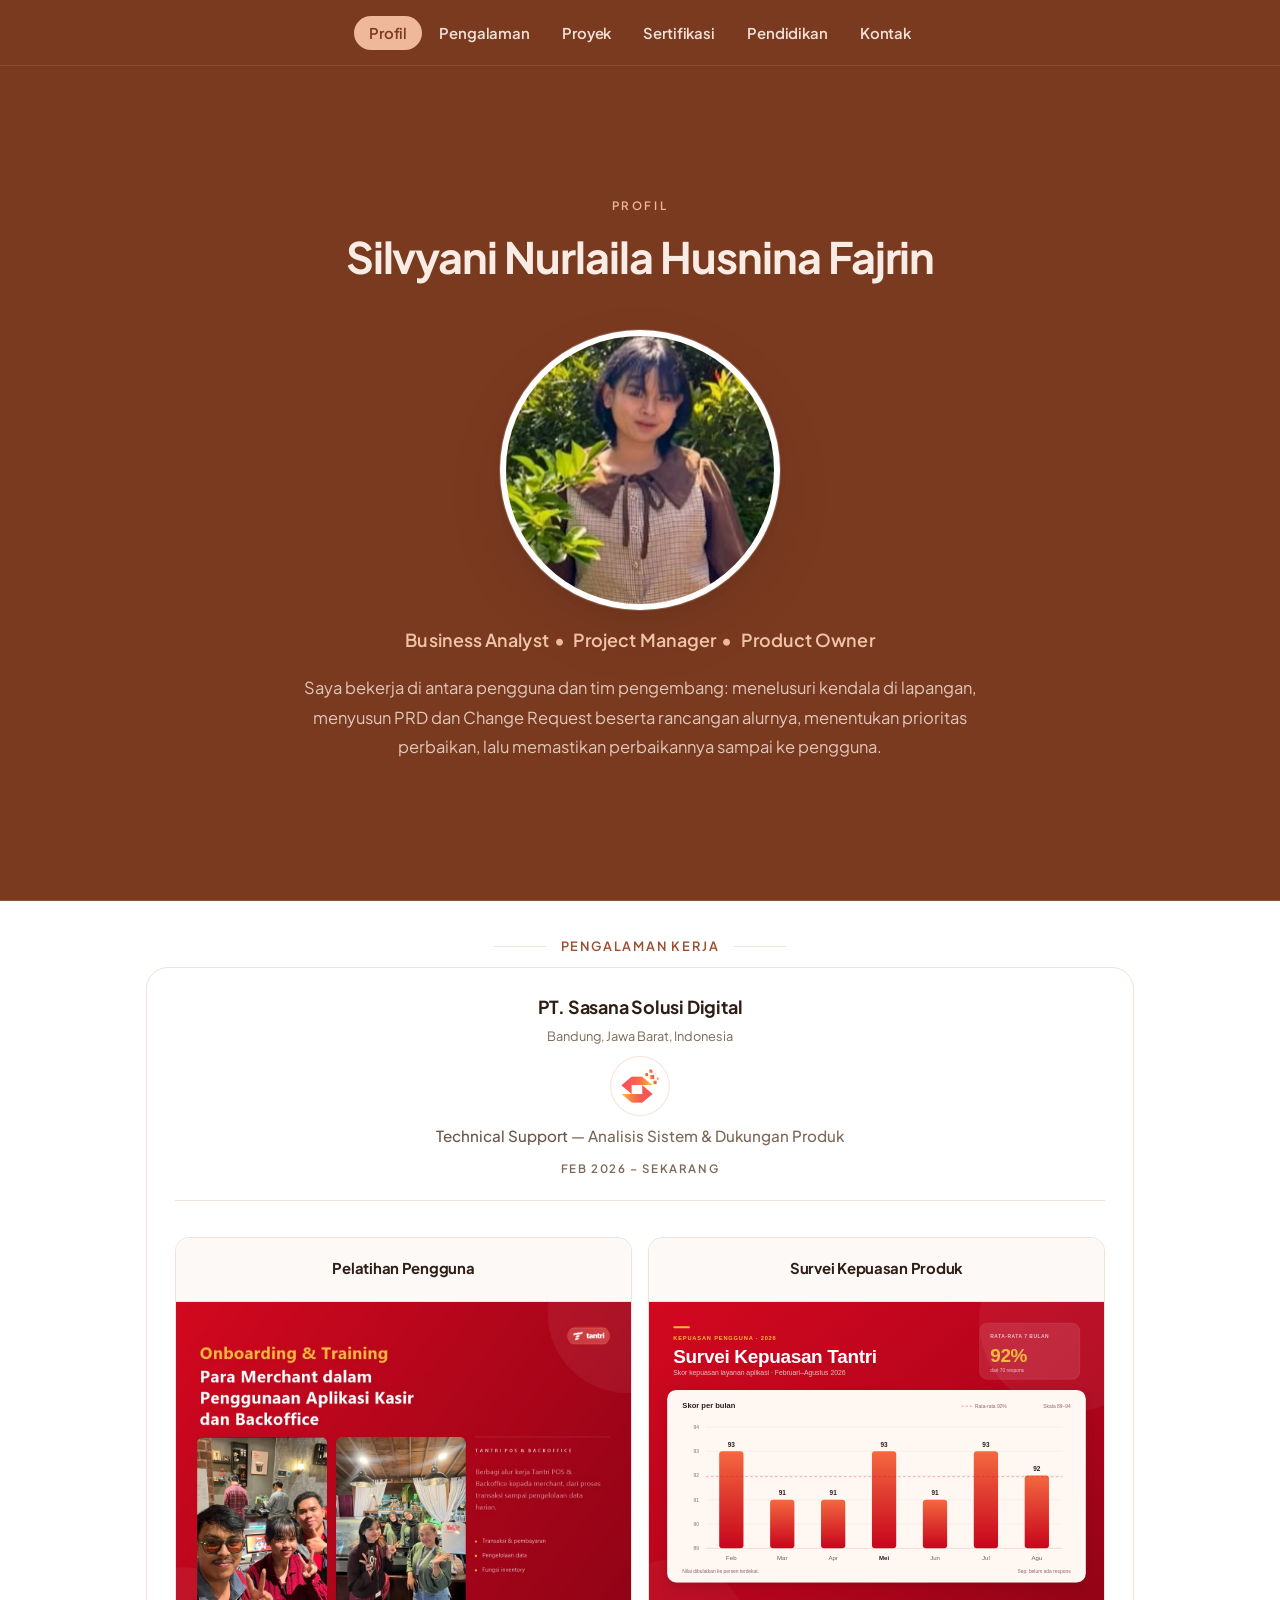
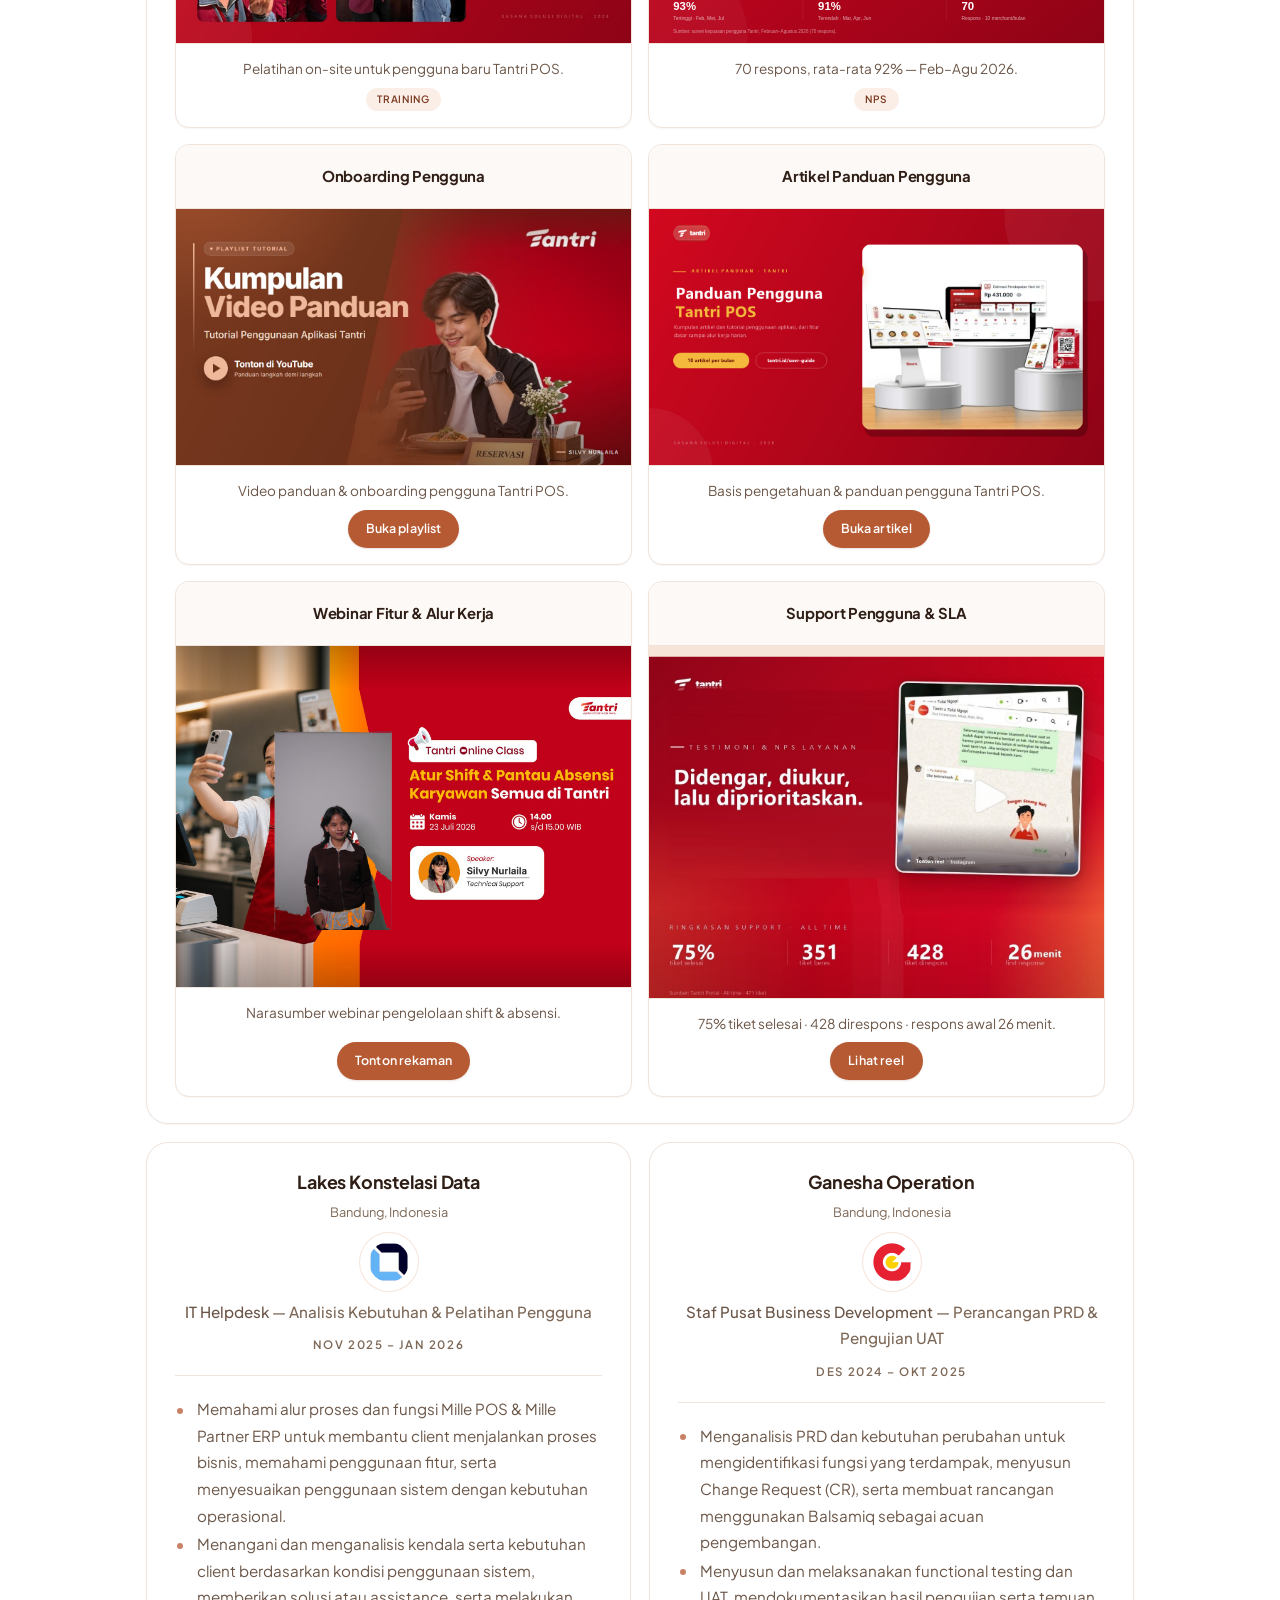
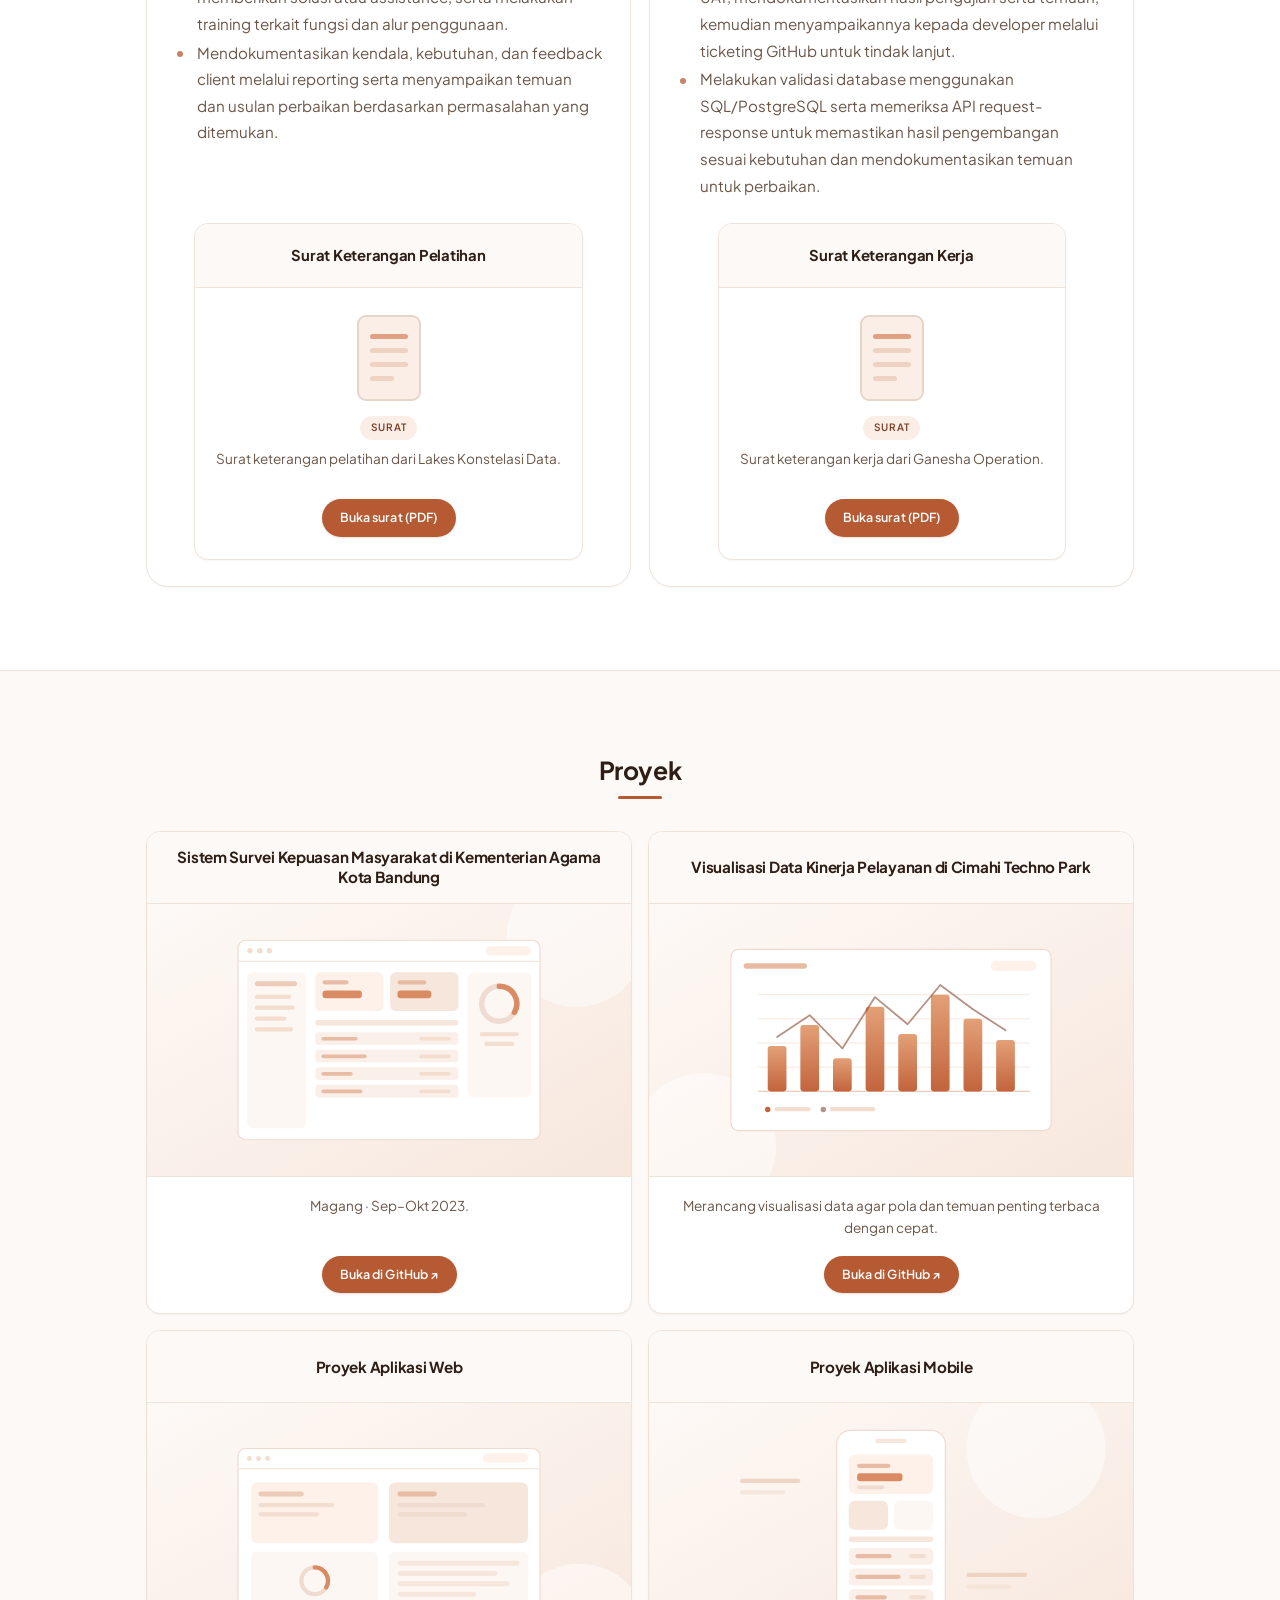
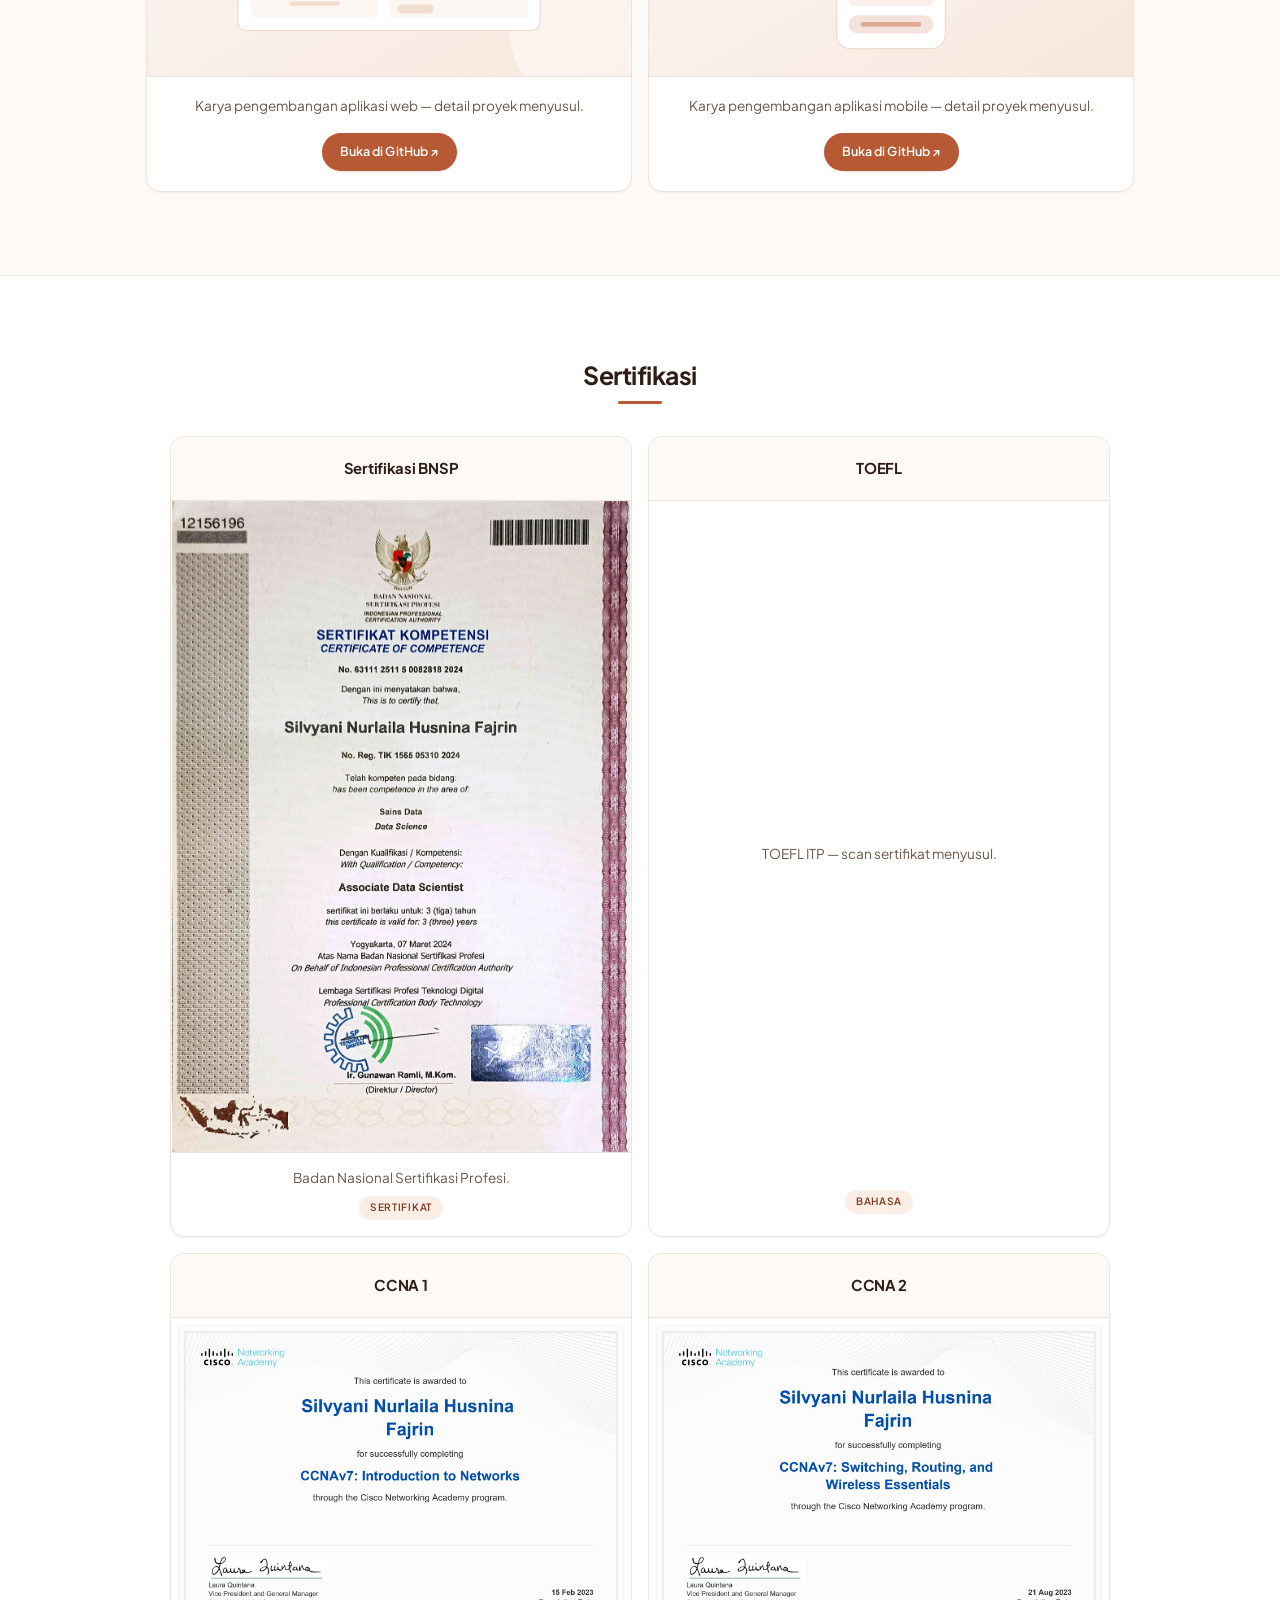
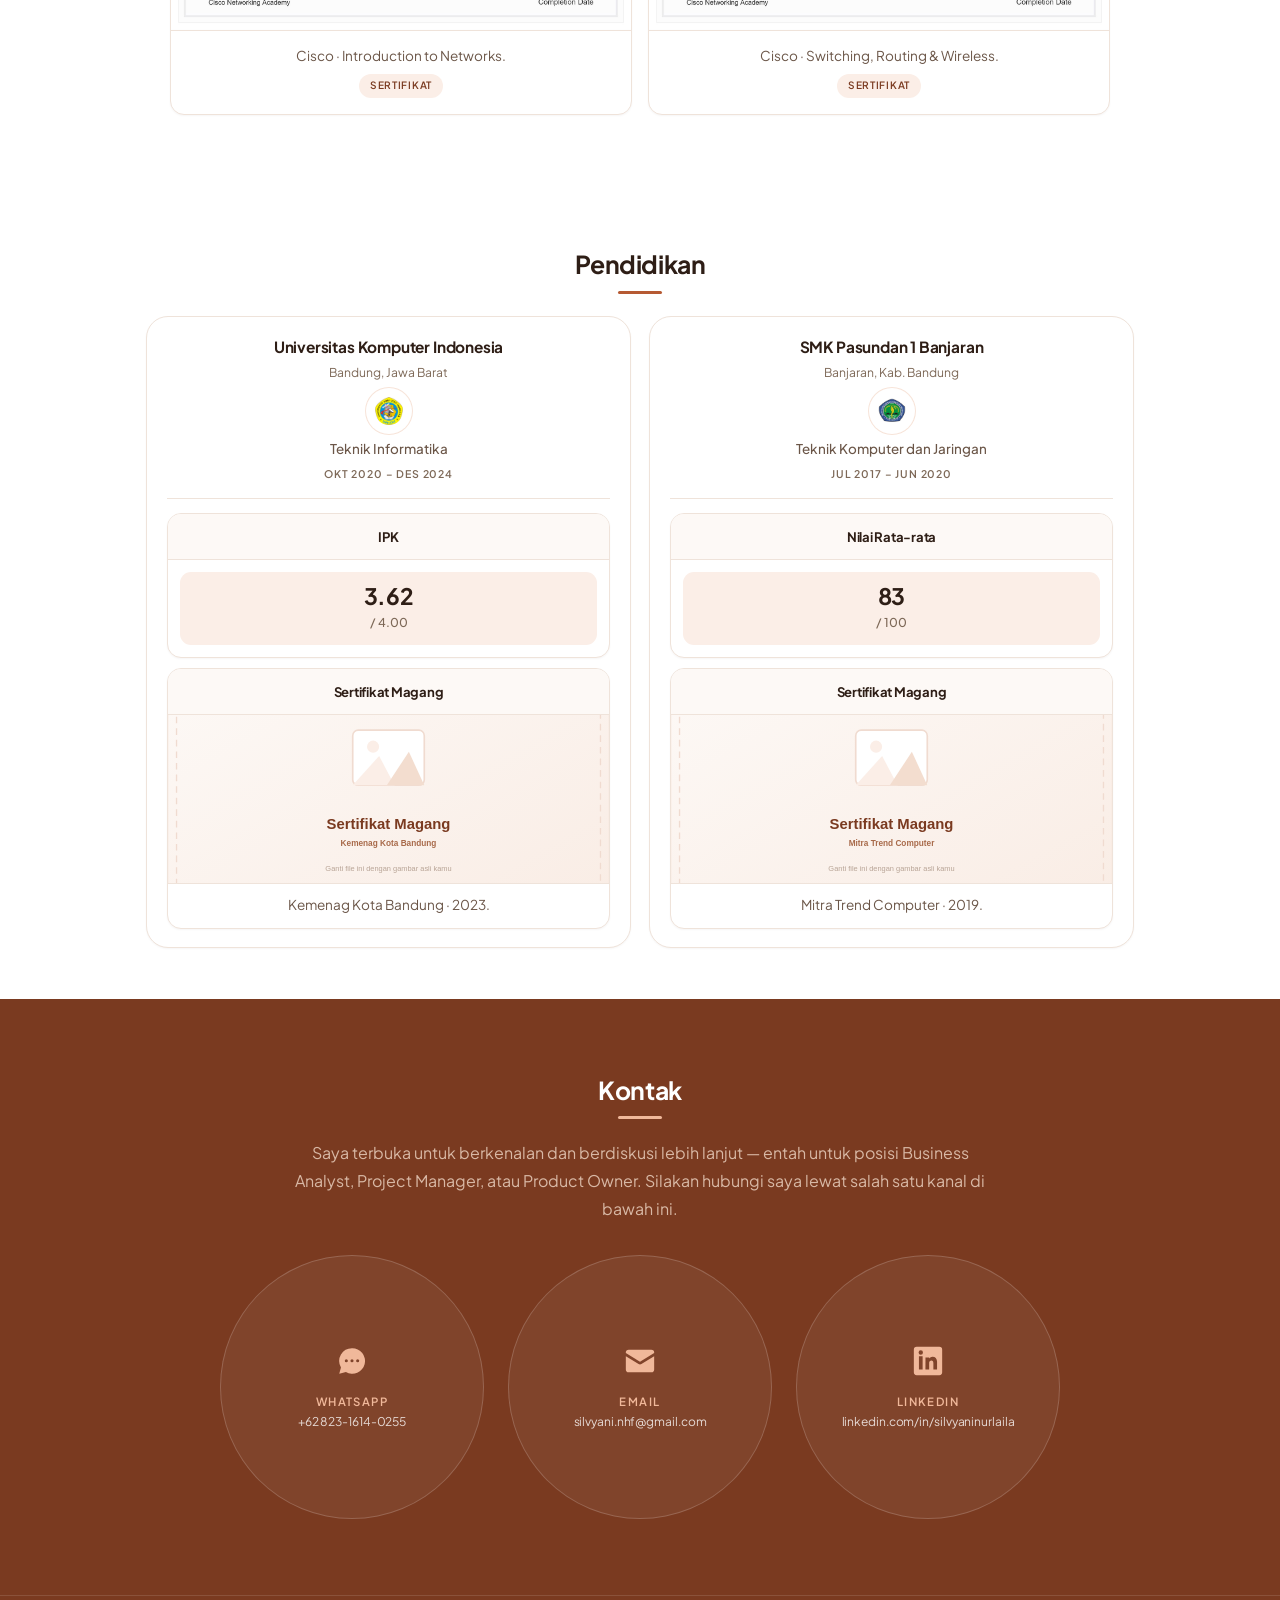
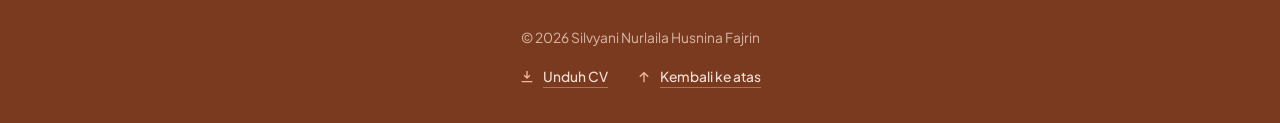
<file: index.html>
﻿<!DOCTYPE html>
<html lang="id">
<head>
  <meta charset="UTF-8">
  <meta name="viewport" content="width=device-width, initial-scale=1">
  <title>Silvyani Nurlaila Husnina Fajrin &mdash; Portofolio</title>
  <meta name="description" content="Portofolio Silvyani Nurlaila Husnina Fajrin &mdash; Business Analyst, Project Manager, dan Product Owner. Pengalaman kerja, proyek, sertifikasi, dan pendidikan dengan bukti di setiap poin.">
  <meta name="theme-color" content="#7a3a20">
  <link rel="icon" type="image/svg+xml" href="assets/favicon.svg">

  <meta property="og:type" content="website">
  <meta property="og:title" content="Silvyani Nurlaila Husnina Fajrin &mdash; Portofolio">
  <meta property="og:description" content="Business Analyst &middot; Project Manager &middot; Product Owner. Setiap poin pengalaman ditemani buktinya.">
  <meta property="og:image" content="assets/foto-profil.jpg">

  <meta name="twitter:card" content="summary">
  <meta name="twitter:title" content="Silvyani Nurlaila Husnina Fajrin &mdash; Portofolio">
  <meta name="twitter:description" content="Business Analyst &middot; Project Manager &middot; Product Owner. Setiap poin pengalaman ditemani buktinya.">
  <meta name="twitter:image" content="assets/foto-profil.jpg">

  <link rel="preconnect" href="https://fonts.googleapis.com">
  <link rel="preconnect" href="https://fonts.gstatic.com" crossorigin>
  <link href="https://fonts.googleapis.com/css2?family=Plus+Jakarta+Sans:wght@400;500;600;700;800&display=swap" rel="stylesheet">
  <link rel="stylesheet" href="style.css">
</head>
<body>

  <a class="skip-link" href="#konten">Langsung ke isi halaman</a>
  <div class="progress" aria-hidden="true"></div>

  <nav class="nav nav--dark" aria-label="Navigasi utama">
    <div class="container nav__inner">
      <ul class="nav__menu">
        <li><a href="#hero">Profil</a></li>
        <li><a href="#pengalaman">Pengalaman</a></li>
        <li><a href="#proyek">Proyek</a></li>
        <li><a href="#sertifikasi">Sertifikasi</a></li>
        <li><a href="#pendidikan">Pendidikan</a></li>
        <li><a href="#kontak">Kontak</a></li>
      </ul>
    </div>
  </nav>

  <main id="konten">

    <section class="hero" id="hero">
      <div class="container">
        <div class="hero__inner">
          <p class="hero__eyebrow">Profil</p>
          <h1 class="hero__name">Silvyani Nurlaila Husnina Fajrin</h1>
          <a class="hero__photo-link" href="#foto-lb" aria-label="Perbesar foto profil">
            <img class="hero__photo" src="assets/foto-profil.jpg" alt="Foto Silvyani Nurlaila Husnina Fajrin" width="280" height="280">
          </a>
          <p class="hero__role">
            <span class="hero__role-item">Business Analyst<i class="sep" aria-hidden="true">&bull;</i></span>
            <span class="hero__role-item">Project Manager<i class="sep" aria-hidden="true">&bull;</i></span>
            <span class="hero__role-item">Product Owner</span>
          </p>
          <p class="hero__lead">
          Saya bekerja di antara pengguna dan tim pengembang: menelusuri kendala di
          lapangan, menyusun PRD dan Change Request beserta rancangan alurnya,
          menentukan prioritas perbaikan, lalu memastikan perbaikannya sampai ke
          pengguna.
          </p>
        </div>
      </div>
    </section>

    <section class="section" id="pengalaman">
      <div class="container">
        <div class="group__head">
          <h2 class="group__title">Pengalaman Kerja</h2>
        </div>

        <div class="timeline">

          <article class="timeline__item">
            <div class="timeline__card">
              <div class="timeline__head">
                <h3 class="timeline__company" translate="no"><a class="timeline__company-link" href="https://www.google.com/maps/search/?api=1&amp;query=Sasana+Solusi+Digital+Bandung" target="_blank" rel="noopener">PT. Sasana Solusi Digital</a></h3>
                <a class="timeline__place" href="https://www.google.com/maps/search/?api=1&amp;query=Sasana+Solusi+Digital+Bandung" target="_blank" rel="noopener">Bandung, Jawa Barat, Indonesia</a>
                <img class="avatar avatar--logo" src="assets/logo/sasana-solusi-digital.png" alt="Logo Sasana Solusi Digital" width="58" height="58" loading="lazy">
                <p class="timeline__role">Technical Support <span class="timeline__role-alt">&mdash; Analisis Sistem &amp; Dukungan Produk</span></p>
                <span class="timeline__date">Feb 2026 &ndash; Sekarang</span>
              </div>

              <div class="proof-row">

                <article class="proof" id="b10">
                  <h4 class="proof__title">Pelatihan Pengguna</h4>
                  <a class="proof__media" href="#b10-lb" aria-label="Perbesar: Poster dokumentasi pelatihan pengguna">
                    <img src="assets/bukti/training-pengguna.jpg" alt="Poster dokumentasi pelatihan pengguna Tantri POS" loading="lazy">
                  </a>
                  <div class="proof__body">
                    <span class="proof__tag">Training</span>
                    <p class="proof__desc">Pelatihan on-site untuk pengguna baru Tantri POS.</p>
                  </div>
                </article>

                <article class="proof" id="b11">
                  <h4 class="proof__title">Survei Kepuasan Produk</h4>
                  <a class="proof__media" href="#b11-lb" aria-label="Perbesar: Grafik hasil survei NPS">
                    <img src="assets/bukti/laporan-nps.svg" alt="Grafik hasil survei NPS pengguna Tantri POS" loading="lazy">
                  </a>
                  <div class="proof__body">
                    <span class="proof__tag">NPS</span>
                    <p class="proof__desc">70 respons, rata-rata 92% &mdash; Feb&ndash;Agu 2026.</p>
                  </div>
                </article>

                <article class="proof" id="b6">
                  <h4 class="proof__title">Onboarding Pengguna</h4>
                  <a class="proof__media" href="#b6-lb" aria-label="Perbesar: Sampul playlist video panduan">
                    <img src="assets/bukti/video-panduan.jpg" alt="Sampul playlist video panduan Tantri POS" loading="lazy">
                  </a>
                  <div class="proof__body">
                    <p class="proof__desc">Video panduan &amp; onboarding pengguna Tantri POS.</p>
                    <a class="proof__link" href="https://www.youtube.com/playlist?list=PLdjxc7qAYbt_Daw1TVf49DUvS5L2t0mmz" target="_blank" rel="noopener">Buka playlist</a>
                  </div>
                </article>

                <article class="proof" id="b5">
                  <h4 class="proof__title">Artikel Panduan Pengguna</h4>
                  <a class="proof__media" href="#b5-lb" aria-label="Perbesar: Sampul artikel panduan Tantri POS">
                    <img src="assets/bukti/artikel-tantri-pos.jpg" alt="Sampul artikel panduan Tantri POS" loading="lazy">
                  </a>
                  <div class="proof__body">
                    <p class="proof__desc">Basis pengetahuan &amp; panduan pengguna Tantri POS.</p>
                    <a class="proof__link" href="https://tantri.id/user-guide" target="_blank" rel="noopener">Buka artikel</a>
                  </div>
                </article>

                <article class="proof" id="b4">
                  <h4 class="proof__title">Webinar Fitur &amp; Alur Kerja</h4>
                  <a class="proof__media" href="#b4-lb" aria-label="Perbesar: Poster narasumber webinar">
                    <img src="assets/bukti/webinar-piagam.jpg" alt="Poster narasumber webinar Tantri POS" loading="lazy">
                  </a>
                  <div class="proof__body">
                    <p class="proof__desc">Narasumber webinar pengelolaan shift &amp; absensi.</p>
                    <a class="proof__link" href="https://youtu.be/oRsaPGg0RFY" target="_blank" rel="noopener">Tonton rekaman</a>
                  </div>
                </article>

                <article class="proof" id="b12">
                  <h4 class="proof__title">Support Pengguna &amp; SLA</h4>
                  <a class="proof__media" href="#b12-lb" aria-label="Perbesar: Ringkasan respons support">
                    <img src="assets/bukti/respons-support.jpg" alt="Ringkasan respons support: 75% tiket selesai, first response 26 menit" loading="lazy">
                  </a>
                  <div class="proof__body">
                    <p class="proof__desc">75% tiket selesai &middot; 428 direspons &middot; respons awal 26 menit.</p>
                    <a class="proof__link" href="https://www.instagram.com/reel/DdoCma1x6Qi/" target="_blank" rel="noopener">Lihat reel</a>
                  </div>
                </article>

              </div>
            </div>
          </article>

          <article class="timeline__item">
            <div class="timeline__card">
              <div class="timeline__head">
                <h3 class="timeline__company" translate="no"><a class="timeline__company-link" href="https://www.google.com/maps/search/?api=1&amp;query=Lakes+Konstelasi+Data+Bandung" target="_blank" rel="noopener">Lakes Konstelasi Data</a></h3>
                <a class="timeline__place" href="https://www.google.com/maps/search/?api=1&amp;query=Lakes+Konstelasi+Data+Bandung" target="_blank" rel="noopener">Bandung, Indonesia</a>
                <img class="avatar avatar--logo" src="assets/logo/lakes-konstelasi-data.png" alt="Logo Lakes Konstelasi Data" width="58" height="58" loading="lazy">
                <p class="timeline__role">IT Helpdesk <span class="timeline__role-alt">&mdash; Analisis Kebutuhan &amp; Pelatihan Pengguna</span></p>
                <span class="timeline__date">Nov 2025 &ndash; Jan 2026</span>
              </div>

              <ul class="bullets">
                <li>Memahami alur proses dan fungsi Mille POS &amp; Mille Partner ERP untuk membantu client menjalankan proses bisnis, memahami penggunaan fitur, serta menyesuaikan penggunaan sistem dengan kebutuhan operasional.</li>
                <li>Menangani dan menganalisis kendala serta kebutuhan client berdasarkan kondisi penggunaan sistem, memberikan solusi atau assistance, serta melakukan training terkait fungsi dan alur penggunaan.</li>
                <li>Mendokumentasikan kendala, kebutuhan, dan feedback client melalui reporting serta menyampaikan temuan dan usulan perbaikan berdasarkan permasalahan yang ditemukan.</li>
              </ul>

              <div class="proof-row">
                <a class="proof proof--doc" href="assets/bukti/surat-keterangan-pelatihan.pdf" target="_blank" rel="noopener">
                  <h4 class="proof__title">Surat Keterangan Pelatihan</h4>
                  <div class="proof__body">
                    <svg class="proof__illu" viewBox="0 0 74 88" xmlns="http://www.w3.org/2000/svg" aria-hidden="true">
                      <rect x="6" y="2" width="62" height="84" rx="8" fill="#fbeee7" stroke="#e6d5c9" stroke-width="2"/>
                      <rect x="18" y="20" width="38" height="5" rx="2.5" fill="#e0a183"/>
                      <rect x="18" y="34" width="38" height="5" rx="2.5" fill="#efd2c1"/>
                      <rect x="18" y="48" width="38" height="5" rx="2.5" fill="#efd2c1"/>
                      <rect x="18" y="62" width="24" height="5" rx="2.5" fill="#efd2c1"/>
                    </svg>
                    <span class="proof__tag">Surat</span>
                    <p class="proof__desc">Surat keterangan pelatihan dari Lakes Konstelasi Data.</p>
                    <span class="proof__link">Buka surat (PDF)</span>
                  </div>
                </a>
              </div>
            </div>
          </article>

          <article class="timeline__item">
            <div class="timeline__card">
              <div class="timeline__head">
                <h3 class="timeline__company" translate="no"><a class="timeline__company-link" href="https://www.google.com/maps/search/?api=1&amp;query=Ganesha+Operation+Bandung" target="_blank" rel="noopener">Ganesha Operation</a></h3>
                <a class="timeline__place" href="https://www.google.com/maps/search/?api=1&amp;query=Ganesha+Operation+Bandung" target="_blank" rel="noopener">Bandung, Indonesia</a>
                <img class="avatar avatar--logo" src="assets/logo/ganesha-operation.png" alt="Logo Ganesha Operation" width="58" height="58" loading="lazy">
                <p class="timeline__role">Staf Pusat Business Development <span class="timeline__role-alt">&mdash; Perancangan PRD &amp; Pengujian UAT</span></p>
                <span class="timeline__date">Des 2024 &ndash; Okt 2025</span>
              </div>

              <ul class="bullets">
                <li>Menganalisis PRD dan kebutuhan perubahan untuk mengidentifikasi fungsi yang terdampak, menyusun Change Request (CR), serta membuat rancangan menggunakan Balsamiq sebagai acuan pengembangan.</li>
                <li>Menyusun dan melaksanakan functional testing dan UAT, mendokumentasikan hasil pengujian serta temuan, kemudian menyampaikannya kepada developer melalui ticketing GitHub untuk tindak lanjut.</li>
                <li>Melakukan validasi database menggunakan SQL/PostgreSQL serta memeriksa API request-response untuk memastikan hasil pengembangan sesuai kebutuhan dan mendokumentasikan temuan untuk perbaikan.</li>
              </ul>

              <div class="proof-row">
                <a class="proof proof--doc" href="assets/bukti/surat-keterangan-kerja.pdf" target="_blank" rel="noopener">
                  <h4 class="proof__title">Surat Keterangan Kerja</h4>
                  <div class="proof__body">
                    <svg class="proof__illu" viewBox="0 0 74 88" xmlns="http://www.w3.org/2000/svg" aria-hidden="true">
                      <rect x="6" y="2" width="62" height="84" rx="8" fill="#fbeee7" stroke="#e6d5c9" stroke-width="2"/>
                      <rect x="18" y="20" width="38" height="5" rx="2.5" fill="#e0a183"/>
                      <rect x="18" y="34" width="38" height="5" rx="2.5" fill="#efd2c1"/>
                      <rect x="18" y="48" width="38" height="5" rx="2.5" fill="#efd2c1"/>
                      <rect x="18" y="62" width="24" height="5" rx="2.5" fill="#efd2c1"/>
                    </svg>
                    <span class="proof__tag">Surat</span>
                    <p class="proof__desc">Surat keterangan kerja dari Ganesha Operation.</p>
                    <span class="proof__link">Buka surat (PDF)</span>
                  </div>
                </a>
              </div>
            </div>
          </article>

        </div>
      </div>
    </section>

    <section class="section section--alt" id="proyek">
      <div class="container">
        <h2 class="section__title">Proyek</h2>

        <div class="project-grid">

          <article class="project-card" id="p1">
            <h3 class="project-card__title">Sistem Survei Kepuasan Masyarakat di Kementerian Agama Kota Bandung</h3>
            <div class="project-card__media">
              <img src="assets/bukti/proyek-1.svg" alt="Pratinjau Sistem Survei Kepuasan Masyarakat" loading="lazy">
            </div>
            <div class="project-card__body">
              <p class="project-card__desc">Magang &middot; Sep&ndash;Okt 2023.</p>
              <a class="proof__link project-card__link" href="#" data-github="">Buka di GitHub &nearr;</a>
            </div>
          </article>

          <article class="project-card" id="p2">
            <h3 class="project-card__title">Visualisasi Data Kinerja Pelayanan di Cimahi Techno Park</h3>
            <div class="project-card__media">
              <img src="assets/bukti/proyek-2.svg" alt="Pratinjau Visualisasi Data Kinerja Pelayanan" loading="lazy">
            </div>
            <div class="project-card__body">
              <p class="project-card__desc">Merancang visualisasi data agar pola dan temuan penting terbaca dengan cepat.</p>
              <a class="proof__link project-card__link" href="#" data-github="">Buka di GitHub &nearr;</a>
            </div>
          </article>

          <article class="project-card" id="p3">
            <h3 class="project-card__title">Proyek Aplikasi Web</h3>
            <div class="project-card__media">
              <img src="assets/bukti/proyek-3.svg" alt="Pratinjau proyek aplikasi web" loading="lazy">
            </div>
            <div class="project-card__body">
              <p class="project-card__desc">Karya pengembangan aplikasi web &mdash; detail proyek menyusul.</p>
              <a class="proof__link project-card__link" href="#" data-github="">Buka di GitHub &nearr;</a>
            </div>
          </article>

          <article class="project-card" id="p4">
            <h3 class="project-card__title">Proyek Aplikasi Mobile</h3>
            <div class="project-card__media">
              <img src="assets/bukti/proyek-4.svg" alt="Pratinjau proyek aplikasi mobile" loading="lazy">
            </div>
            <div class="project-card__body">
              <p class="project-card__desc">Karya pengembangan aplikasi mobile &mdash; detail proyek menyusul.</p>
              <a class="proof__link project-card__link" href="#" data-github="">Buka di GitHub &nearr;</a>
            </div>
          </article>

        </div>
      </div>
    </section>

    <section class="section" id="sertifikasi">
      <div class="container">
        <h2 class="section__title">Sertifikasi</h2>

        <div class="proof-row">

          <article class="proof" id="b1">
            <h3 class="proof__title">Sertifikasi BNSP</h3>
            <a class="proof__media" href="#b1-lb" aria-label="Perbesar: Sertifikat kompetensi BNSP">
              <img src="assets/bukti/sertifikat-bnsp.jpg" alt="Sertifikat kompetensi dari BNSP" loading="lazy">
            </a>
            <div class="proof__body">
              <span class="proof__tag">Sertifikat</span>
              <p class="proof__desc">Badan Nasional Sertifikasi Profesi.</p>
            </div>
          </article>

          <article class="proof proof--doc">
            <h3 class="proof__title">TOEFL</h3>
            <div class="proof__body">
              <span class="proof__tag">Bahasa</span>
              <p class="proof__desc">TOEFL ITP &mdash; scan sertifikat menyusul.</p>
            </div>
          </article>

          <article class="proof" id="b13">
            <h3 class="proof__title">CCNA 1</h3>
            <a class="proof__media" href="#b13-lb" aria-label="Perbesar: Sertifikat CCNA 1">
              <img src="assets/bukti/sertifikat-ccna-1.jpg" alt="Sertifikat CCNAv7: Introduction to Networks" loading="lazy">
            </a>
            <div class="proof__body">
              <span class="proof__tag">Sertifikat</span>
              <p class="proof__desc">Cisco &middot; Introduction to Networks.</p>
            </div>
          </article>

          <article class="proof" id="b14">
            <h3 class="proof__title">CCNA 2</h3>
            <a class="proof__media" href="#b14-lb" aria-label="Perbesar: Sertifikat CCNA 2">
              <img src="assets/bukti/sertifikat-ccna-2.jpg" alt="Sertifikat CCNAv7: Switching, Routing, and Wireless Essentials" loading="lazy">
            </a>
            <div class="proof__body">
              <span class="proof__tag">Sertifikat</span>
              <p class="proof__desc">Cisco &middot; Switching, Routing &amp; Wireless.</p>
            </div>
          </article>

        </div>
      </div>
    </section>

    <section class="section" id="pendidikan">
      <div class="container">
        <h2 class="section__title">Pendidikan</h2>

        <div class="timeline timeline--edu">

          <article class="timeline__item">
            <div class="timeline__card">
              <div class="timeline__head">
                <h3 class="timeline__company" translate="no">Universitas Komputer Indonesia</h3>
                <span class="timeline__meta" translate="no">Bandung, Jawa Barat</span>
                <img class="avatar avatar--logo" src="assets/logo/unikom.jpg" alt="Logo Universitas Komputer Indonesia" width="58" height="58" loading="lazy">
                <p class="timeline__role">Teknik Informatika</p>
                <span class="timeline__date">Okt 2020 &ndash; Des 2024</span>
              </div>

              <div class="proof-row">

                <article class="proof proof--doc">
                  <h4 class="proof__title">IPK</h4>
                  <div class="proof__body">
                    <div class="proof__stat">
                      <p class="proof__value">3.62</p>
                      <span class="proof__value-sub">/ 4.00</span>
                    </div>
                    <!-- PDF suratnya nempel di sini kalau nanti mau dipasang:
                         <a class="proof__link" href="assets/bukti/surat-keterangan-lulus-unikom.pdf" target="_blank" rel="noopener">Buka surat (PDF)</a> -->
                  </div>
                </article>

                <article class="proof" id="b2">
                  <h4 class="proof__title">Sertifikat Magang</h4>
                  <a class="proof__media" href="#b2-lb" aria-label="Perbesar: Sertifikat magang Kementerian Agama Kota Bandung">
                    <img src="assets/bukti/sertifikat-kemenag.svg" alt="Sertifikat magang Kantor Kementerian Agama Kota Bandung" loading="lazy">
                  </a>
                  <div class="proof__body">
                    <p class="proof__desc">Kemenag Kota Bandung &middot; 2023.</p>
                  </div>
                </article>

              </div>
            </div>
          </article>

          <article class="timeline__item">
            <div class="timeline__card">
              <div class="timeline__head">
                <h3 class="timeline__company" translate="no">SMK Pasundan 1 Banjaran</h3>
                <span class="timeline__meta" translate="no">Banjaran, Kab. Bandung</span>
                <img class="avatar avatar--logo" src="assets/logo/smea.jpg" alt="Logo SMK Pasundan 1 Banjaran" width="58" height="58" loading="lazy">
                <p class="timeline__role">Teknik Komputer dan Jaringan</p>
                <span class="timeline__date">Jul 2017 &ndash; Jun 2020</span>
              </div>

              <div class="proof-row">

                <article class="proof proof--doc">
                  <h4 class="proof__title">Nilai Rata-rata</h4>
                  <div class="proof__body">
                    <div class="proof__stat">
                      <p class="proof__value">83</p>
                      <span class="proof__value-sub">/ 100</span>
                    </div>
                  </div>
                </article>

                <article class="proof" id="b3">
                  <h4 class="proof__title">Sertifikat Magang</h4>
                  <a class="proof__media" href="#b3-lb" aria-label="Perbesar: Sertifikat magang Mitra Trend Computer">
                    <img src="assets/bukti/sertifikat-mitra-trend.svg" alt="Sertifikat magang Mitra Trend Computer" loading="lazy">
                  </a>
                  <div class="proof__body">
                    <p class="proof__desc">Mitra Trend Computer &middot; 2019.</p>
                  </div>
                </article>

              </div>
            </div>
          </article>

        </div>
      </div>
    </section>

    <section class="section section--dark" id="kontak">
      <div class="container">
        <h2 class="section__title section__title--light">Kontak</h2>
        <p class="contact__lead">
          Saya terbuka untuk berkenalan dan berdiskusi lebih lanjut &mdash; entah untuk
          posisi Business Analyst, Project Manager, atau Product Owner. Silakan
          hubungi saya lewat salah satu kanal di bawah ini.
        </p>

        <div class="contact-bullets">

          <a class="contact-bullet" href="https://wa.me/6282316140255" target="_blank" rel="noopener">
            <span class="contact-bullet__circle">
              <svg viewBox="0 0 24 24" xmlns="http://www.w3.org/2000/svg" aria-hidden="true">
                <path d="M12 3a9 9 0 0 0-7.8 13.5L3 21l4.7-1.2A9 9 0 1 0 12 3zm-4 9.9a1.1 1.1 0 1 1 0-2.2 1.1 1.1 0 0 1 0 2.2zm4 0a1.1 1.1 0 1 1 0-2.2 1.1 1.1 0 0 1 0 2.2zm4 0a1.1 1.1 0 1 1 0-2.2 1.1 1.1 0 0 1 0 2.2z"/>
              </svg>
            </span>
            <span class="contact-bullet__label">WhatsApp</span>
            <span class="contact-bullet__value">+62 823-1614-0255</span>
          </a>

          <a class="contact-bullet" href="mailto:silvyani.nhf@gmail.com">
            <span class="contact-bullet__circle">
              <svg viewBox="0 0 24 24" xmlns="http://www.w3.org/2000/svg" aria-hidden="true">
                <path d="M4 4h16a2 2 0 0 1 2 2v.3l-10 6.2L2 6.3V6a2 2 0 0 1 2-2z"/>
                <path d="M2 8.6V18a2 2 0 0 0 2 2h16a2 2 0 0 0 2-2V8.6l-9 5.6c-.6.4-1.4.4-2 0L2 8.6z"/>
              </svg>
            </span>
            <span class="contact-bullet__label">Email</span>
            <span class="contact-bullet__value">silvyani.nhf@gmail.com</span>
          </a>

          <a class="contact-bullet" href="https://www.linkedin.com/in/silvyaninurlaila" target="_blank" rel="noopener">
            <span class="contact-bullet__circle">
              <svg viewBox="0 0 24 24" xmlns="http://www.w3.org/2000/svg" aria-hidden="true">
                <path d="M4 2h16a2 2 0 0 1 2 2v16a2 2 0 0 1-2 2H4a2 2 0 0 1-2-2V4a2 2 0 0 1 2-2zm4.2 6.6H5.6V18h2.6V8.6zM6.9 7.5a1.55 1.55 0 1 0 0-3.1 1.55 1.55 0 0 0 0 3.1zM18.4 12.6c0-2.5-1.34-3.66-3.13-3.66-1.44 0-2.09.8-2.45 1.35V9.6h-2.6c.03.75 0 8.4 0 8.4h2.6v-4.7c0-.25.02-.5.1-.68.2-.5.66-1.02 1.44-1.02 1.02 0 1.43.77 1.43 1.9V18h2.6v-5.4z"/>
              </svg>
            </span>
            <span class="contact-bullet__label">LinkedIn</span>
            <span class="contact-bullet__value">linkedin.com/in/silvyaninurlaila</span>
          </a>

        </div>
      </div>
    </section>

    <div class="lightbox" id="foto-lb" role="dialog" aria-modal="true" aria-label="Pratinjau: Foto profil">
      <a class="lightbox__backdrop" href="#hero" aria-label="Tutup pratinjau"></a>
      <figure class="lightbox__figure">
        <img src="assets/Silvy.jpeg" alt="Foto Silvyani Nurlaila Husnina Fajrin">
        <figcaption>Silvyani Nurlaila Husnina Fajrin</figcaption>
      </figure>
      <a class="lightbox__close" href="#hero" aria-label="Tutup">&times;</a>
    </div>

    <div class="lightbox" id="b1-lb" role="dialog" aria-modal="true" aria-label="Pratinjau: Sertifikat BNSP">
      <a class="lightbox__backdrop" href="#b1" aria-label="Tutup pratinjau"></a>
      <figure class="lightbox__figure">
        <img src="assets/bukti/sertifikat-bnsp.jpg" alt="Sertifikat kompetensi dari BNSP">
        <figcaption>Sertifikasi kompetensi &mdash; Badan Nasional Sertifikasi Profesi</figcaption>
      </figure>
      <a class="lightbox__close" href="#b1" aria-label="Tutup">&times;</a>
    </div>

    <div class="lightbox" id="b2-lb" role="dialog" aria-modal="true" aria-label="Pratinjau: Sertifikat magang Kementerian Agama Kota Bandung">
      <a class="lightbox__backdrop" href="#b2" aria-label="Tutup pratinjau"></a>
      <figure class="lightbox__figure">
        <img src="assets/bukti/sertifikat-kemenag.svg" alt="Sertifikat magang Kantor Kementerian Agama Kota Bandung">
        <figcaption>Sertifikat magang &mdash; Kantor Kementerian Agama Kota Bandung</figcaption>
      </figure>
      <a class="lightbox__close" href="#b2" aria-label="Tutup">&times;</a>
    </div>

    <div class="lightbox" id="b3-lb" role="dialog" aria-modal="true" aria-label="Pratinjau: Sertifikat magang Mitra Trend Computer">
      <a class="lightbox__backdrop" href="#b3" aria-label="Tutup pratinjau"></a>
      <figure class="lightbox__figure">
        <img src="assets/bukti/sertifikat-mitra-trend.svg" alt="Sertifikat magang Mitra Trend Computer">
        <figcaption>Sertifikat magang &mdash; Mitra Trend Computer</figcaption>
      </figure>
      <a class="lightbox__close" href="#b3" aria-label="Tutup">&times;</a>
    </div>

    <div class="lightbox" id="b4-lb" role="dialog" aria-modal="true" aria-label="Pratinjau: Poster narasumber webinar">
      <a class="lightbox__backdrop" href="#b4" aria-label="Tutup pratinjau"></a>
      <figure class="lightbox__figure">
        <img src="assets/bukti/webinar-piagam.jpg" alt="Poster narasumber webinar Tantri POS">
        <figcaption>Poster narasumber webinar &mdash; Pengelolaan Shift &amp; Absensi</figcaption>
      </figure>
      <a class="lightbox__close" href="#b4" aria-label="Tutup">&times;</a>
    </div>

    <div class="lightbox" id="b5-lb" role="dialog" aria-modal="true" aria-label="Pratinjau: Sampul artikel panduan Tantri POS">
      <a class="lightbox__backdrop" href="#b5" aria-label="Tutup pratinjau"></a>
      <figure class="lightbox__figure">
        <img src="assets/bukti/artikel-tantri-pos.jpg" alt="Sampul artikel panduan Tantri POS">
        <figcaption>Artikel Panduan &amp; Basis Pengetahuan Tantri POS</figcaption>
      </figure>
      <a class="lightbox__close" href="#b5" aria-label="Tutup">&times;</a>
    </div>

    <div class="lightbox" id="b6-lb" role="dialog" aria-modal="true" aria-label="Pratinjau: Sampul playlist video panduan">
      <a class="lightbox__backdrop" href="#b6" aria-label="Tutup pratinjau"></a>
      <figure class="lightbox__figure">
        <img src="assets/bukti/video-panduan.jpg" alt="Sampul playlist video panduan Tantri POS">
        <figcaption>Video Panduan &amp; Onboarding Pengguna Tantri POS</figcaption>
      </figure>
      <a class="lightbox__close" href="#b6" aria-label="Tutup">&times;</a>
    </div>

    <div class="lightbox" id="b10-lb" role="dialog" aria-modal="true" aria-label="Pratinjau: Poster dokumentasi pelatihan">
      <a class="lightbox__backdrop" href="#b10" aria-label="Tutup pratinjau"></a>
      <figure class="lightbox__figure">
        <img src="assets/bukti/training-pengguna.jpg" alt="Poster dokumentasi pelatihan pengguna Tantri POS">
        <figcaption>Dokumentasi pelatihan pengguna Tantri POS</figcaption>
      </figure>
      <a class="lightbox__close" href="#b10" aria-label="Tutup">&times;</a>
    </div>

    <div class="lightbox" id="b11-lb" role="dialog" aria-modal="true" aria-label="Pratinjau: Grafik hasil survei NPS">
      <a class="lightbox__backdrop" href="#b11" aria-label="Tutup pratinjau"></a>
      <figure class="lightbox__figure">
        <img src="assets/bukti/laporan-nps.svg" alt="Grafik hasil survei NPS pengguna Tantri POS">
        <figcaption>Hasil survei kepuasan pengguna (NPS) &mdash; Feb&ndash;Agu 2026</figcaption>
      </figure>
      <a class="lightbox__close" href="#b11" aria-label="Tutup">&times;</a>
    </div>

    <div class="lightbox" id="b12-lb" role="dialog" aria-modal="true" aria-label="Pratinjau: Ringkasan respons support">
      <a class="lightbox__backdrop" href="#b12" aria-label="Tutup pratinjau"></a>
      <figure class="lightbox__figure">
        <img src="assets/bukti/respons-support.jpg" alt="Ringkasan respons support Tantri POS">
        <figcaption>Ringkasan support: 75% tiket selesai &middot; first response 26 menit</figcaption>
      </figure>
      <a class="lightbox__close" href="#b12" aria-label="Tutup">&times;</a>
    </div>

    <div class="lightbox" id="b13-lb" role="dialog" aria-modal="true" aria-label="Pratinjau: Sertifikat CCNA 1">
      <a class="lightbox__backdrop" href="#b13" aria-label="Tutup pratinjau"></a>
      <figure class="lightbox__figure">
        <img src="assets/bukti/sertifikat-ccna-1.jpg" alt="Sertifikat CCNAv7: Introduction to Networks">
        <figcaption>CCNAv7: Introduction to Networks &mdash; Cisco Networking Academy</figcaption>
      </figure>
      <a class="lightbox__close" href="#b13" aria-label="Tutup">&times;</a>
    </div>

    <div class="lightbox" id="b14-lb" role="dialog" aria-modal="true" aria-label="Pratinjau: Sertifikat CCNA 2">
      <a class="lightbox__backdrop" href="#b14" aria-label="Tutup pratinjau"></a>
      <figure class="lightbox__figure">
        <img src="assets/bukti/sertifikat-ccna-2.jpg" alt="Sertifikat CCNAv7: Switching, Routing, and Wireless Essentials">
        <figcaption>CCNAv7: Switching, Routing, and Wireless Essentials &mdash; Cisco Networking Academy</figcaption>
      </figure>
      <a class="lightbox__close" href="#b14" aria-label="Tutup">&times;</a>
    </div>

  </main>

  <footer class="footer">
    <div class="container footer__inner">
      <p>&copy; 2026 Silvyani Nurlaila Husnina Fajrin</p>
      <div class="footer__links">
        <a class="footer__cv" href="assets/CV-Silvyani-Nurlaila-Husnina-Fajrin.pdf" target="_blank" rel="noopener">
          <svg viewBox="0 0 24 24" xmlns="http://www.w3.org/2000/svg" aria-hidden="true">
            <path d="M11 3h2v8.2l2.6-2.6 1.4 1.4-5 5-5-5 1.4-1.4L11 11.2V3zM4 18h16v2H4v-2z"/>
          </svg>
          Unduh CV
        </a>
        <a class="footer__top" href="#hero">
          <svg viewBox="0 0 24 24" xmlns="http://www.w3.org/2000/svg" aria-hidden="true">
            <path d="M12 4l7 7-1.4 1.4L13 7.8V20h-2V7.8l-4.6 4.6L5 11l7-7z"/>
          </svg>
          Kembali ke atas
        </a>
      </div>
    </div>
  </footer>

  <script>
    const nav = document.querySelector('.nav');
    const bar = document.querySelector('.progress');
    const links = Array.from(document.querySelectorAll('.nav__menu a'));
    const parts = links.map(a => document.querySelector(a.getAttribute('href')));
    const lightParts = ['pengalaman', 'sertifikasi', 'pendidikan'];

    function update() {
      nav.classList.toggle('is-scrolled', window.scrollY > 8);
      const probe = window.scrollY + nav.offsetHeight + 48;
      let target = parts[0];
      parts.forEach(part => { if (part && part.offsetTop <= probe) target = part; });
      if (window.innerHeight + window.scrollY >= document.documentElement.scrollHeight - 2) {
        target = parts[parts.length - 1];
      }
      const dark = target.id === 'hero' || target.id === 'kontak';
      nav.classList.toggle('nav--dark', dark);
      nav.classList.toggle('nav--white', !dark && lightParts.includes(target.id));
      links.forEach(a => {
        const on = a.getAttribute('href') === '#' + target.id;
        a.classList.toggle('is-active', on);
        if (on) { a.setAttribute('aria-current', 'location'); } else { a.removeAttribute('aria-current'); }
      });
      if (!CSS.supports('animation-timeline: scroll()')) {
        const max = document.documentElement.scrollHeight - window.innerHeight;
        bar.style.transform = 'scaleX(' + (max > 0 ? window.scrollY / max : 0) + ')';
      }
    }
    document.addEventListener('scroll', update, { passive: true });
    update();

    document.querySelectorAll('[data-github]').forEach(a => {
      if (a.dataset.github) { a.href = a.dataset.github; a.target = '_blank'; a.rel = 'noopener'; }
      a.addEventListener('click', e => { if (!a.dataset.github) e.preventDefault(); });
    });
  </script>
</body>
</html>
</file>
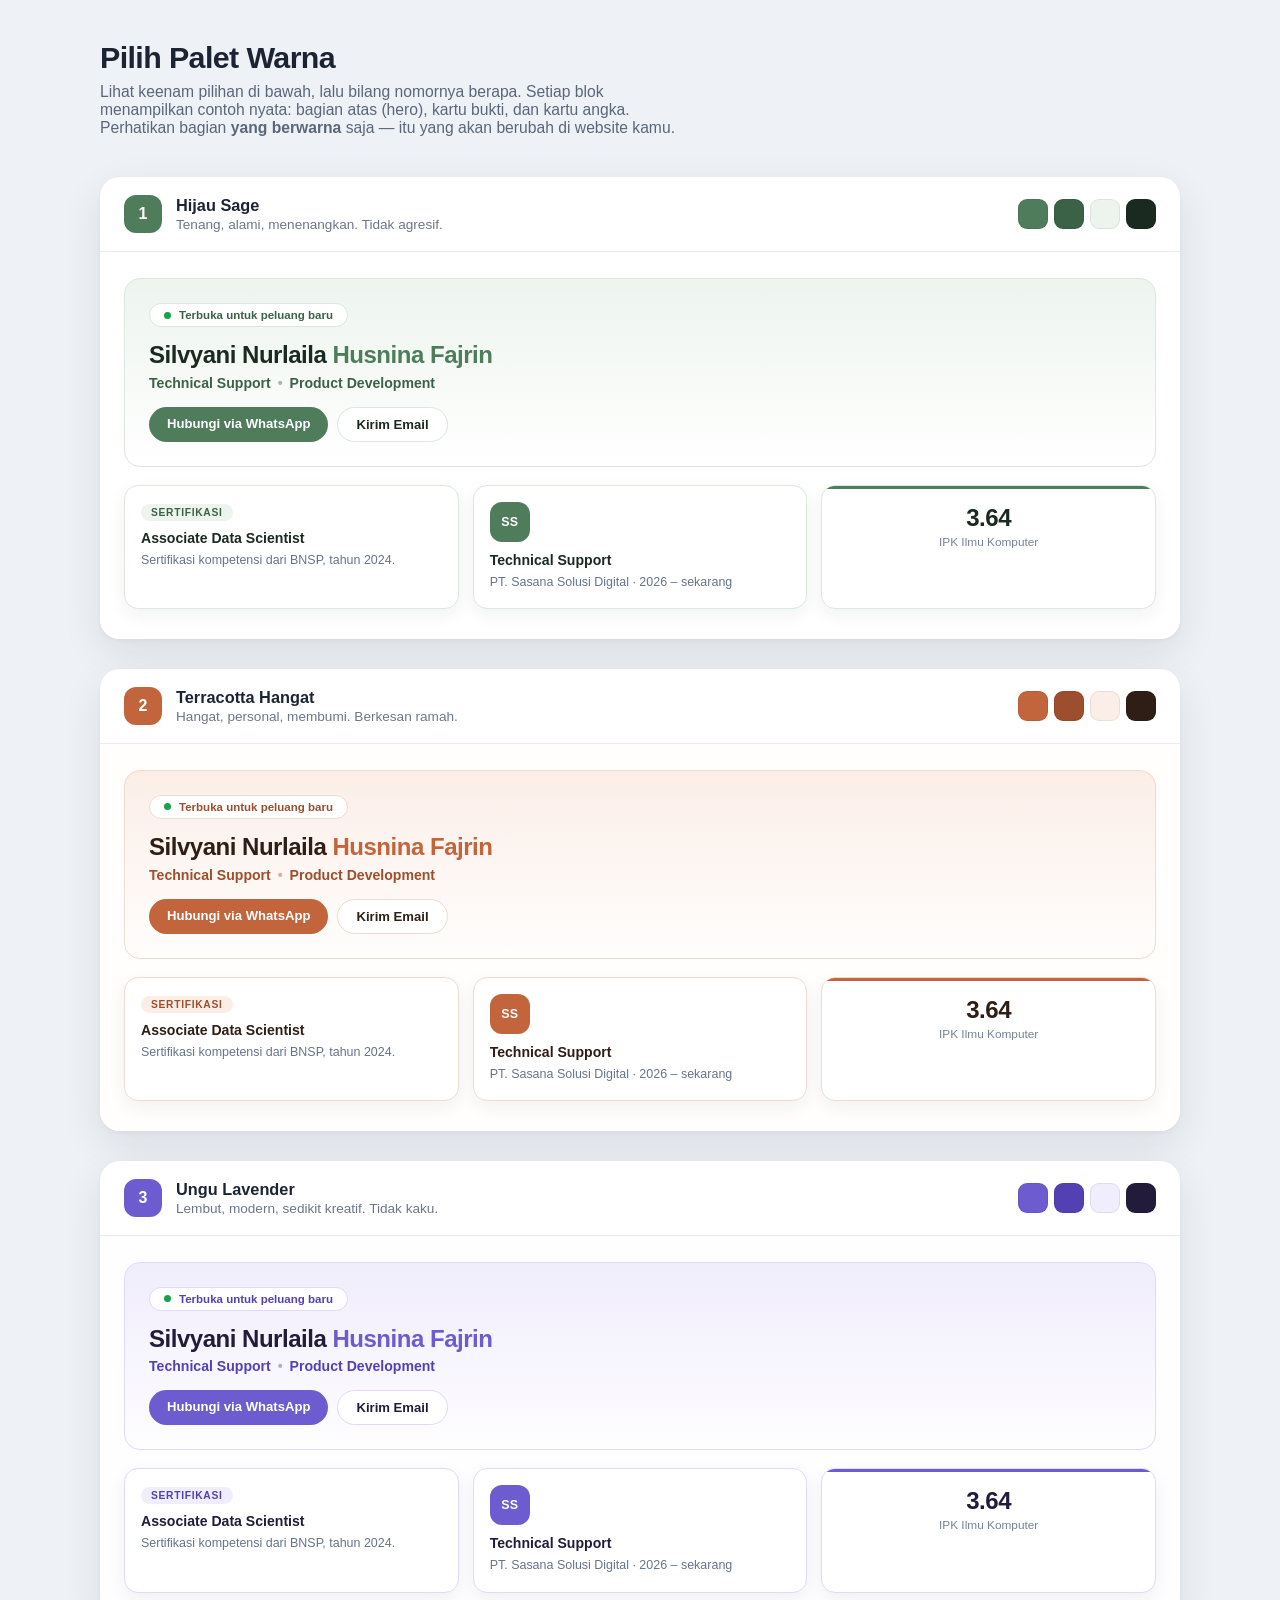
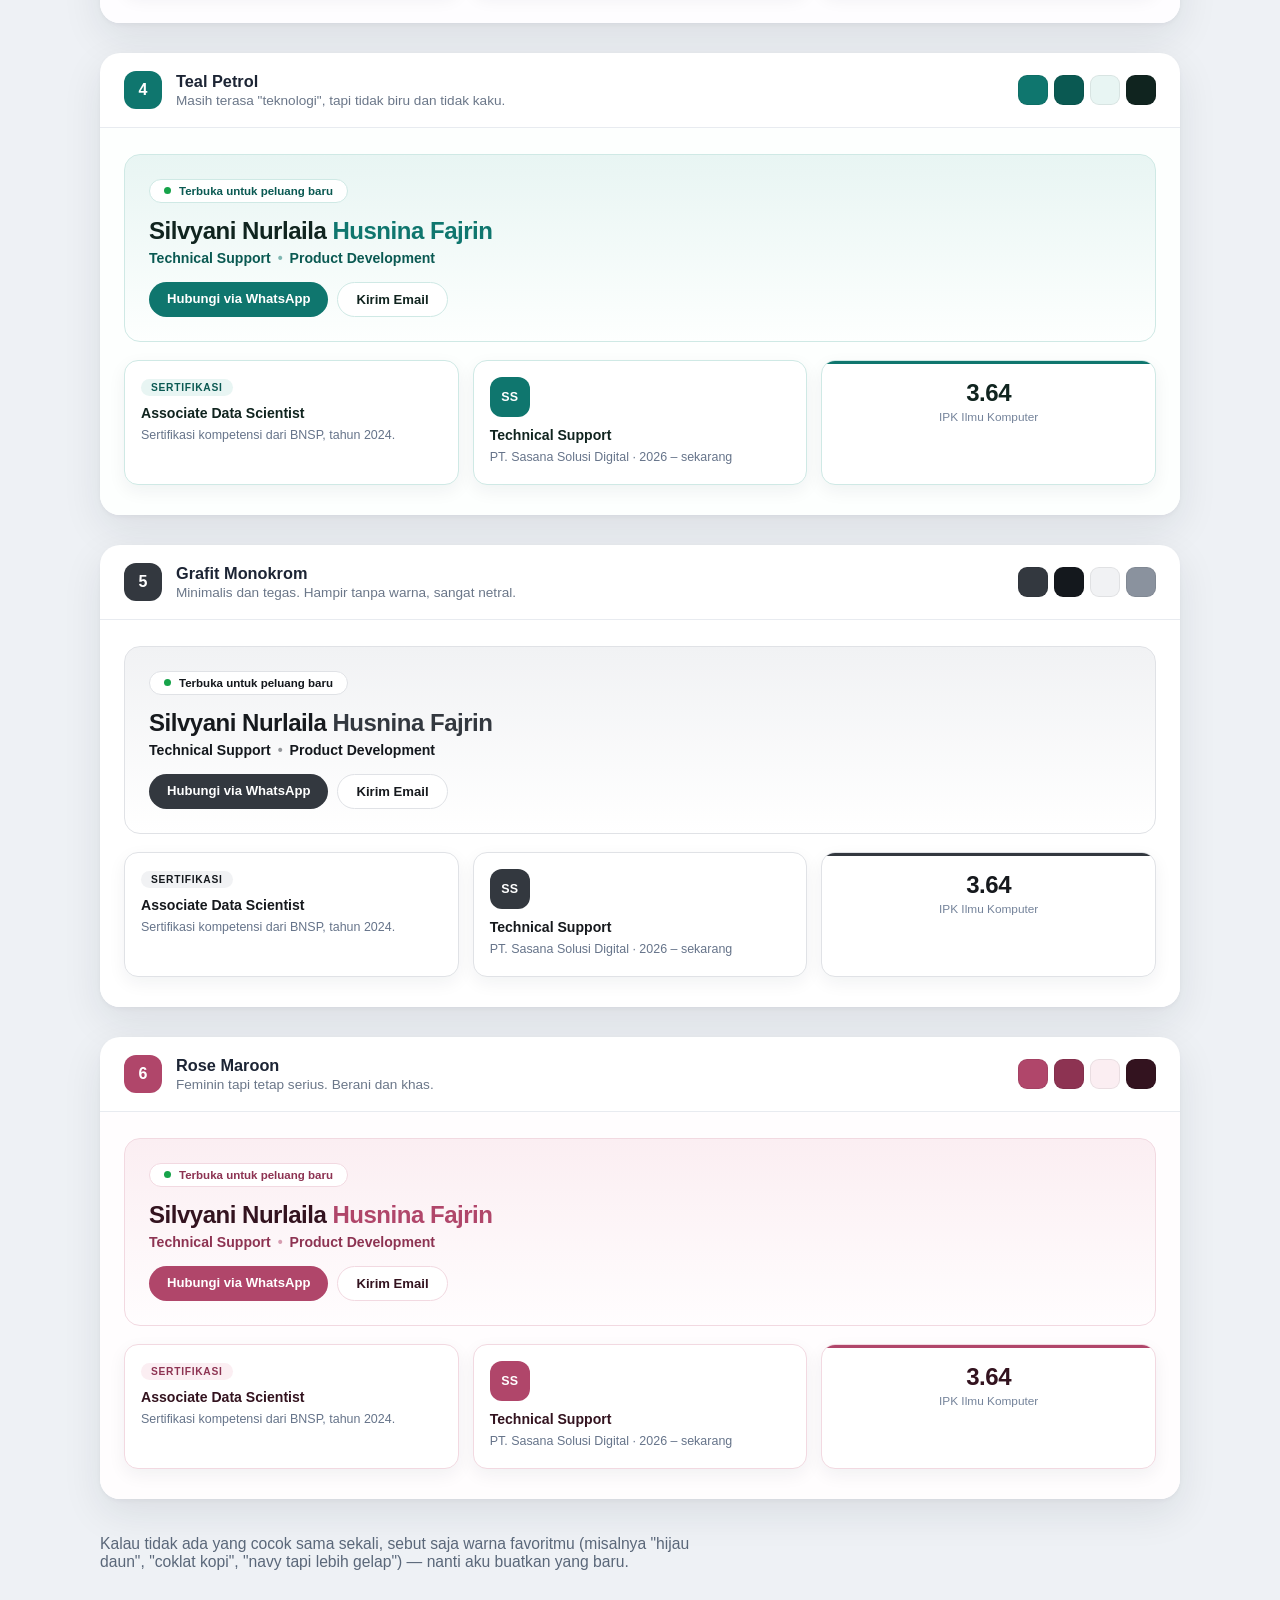
<file: pilih-warna.html>
<!DOCTYPE html>
<html lang="id">
<head>
<meta charset="UTF-8">
<meta name="viewport" content="width=device-width, initial-scale=1">
<title>Pilih Palet Warna — Portofolio Silvyani</title>
<style>
  * { box-sizing: border-box; }
  body {
    margin: 0;
    padding: 40px 20px 80px;
    font-family: "Inter", -apple-system, "Segoe UI", Roboto, Arial, sans-serif;
    background: #eef1f5;
    color: #1c2434;
  }
  .wrap { max-width: 1080px; margin: 0 auto; }

  .page-title {
    margin: 0 0 8px;
    font-size: clamp(1.4rem, 3vw, 1.9rem);
    font-weight: 800;
    letter-spacing: -.02em;
  }
  .page-lead {
    margin: 0 0 40px;
    color: #5a6779;
    font-size: .98rem;
    max-width: 68ch;
  }

  /* ---------- kartu palet ---------- */
  .pal {
    margin-bottom: 30px;
    border-radius: 20px;
    overflow: hidden;
    background: #fff;
    box-shadow: 0 2px 4px rgba(20,28,45,.04), 0 14px 40px rgba(20,28,45,.09);
  }

  .pal__head {
    display: flex;
    flex-wrap: wrap;
    align-items: center;
    gap: 14px;
    padding: 18px 24px;
    border-bottom: 1px solid #e8ebf0;
  }
  .pal__num {
    display: grid;
    place-items: center;
    flex: 0 0 auto;
    width: 38px;
    height: 38px;
    border-radius: 12px;
    background: var(--p);
    color: #fff;
    font-size: 1rem;
    font-weight: 800;
  }
  .pal__name { font-size: 1.02rem; font-weight: 700; }
  .pal__desc { font-size: .85rem; color: #6b7789; margin-top: 2px; }

  .swatches { display: flex; gap: 6px; margin-left: auto; }
  .swatches i {
    display: block;
    width: 30px;
    height: 30px;
    border-radius: 9px;
    border: 1px solid rgba(0,0,0,.07);
  }

  /* ---------- area demo ---------- */
  .demo { padding: 26px 24px 30px; background: var(--bg); }

  .mini-hero {
    padding: 24px;
    border-radius: 16px;
    background: linear-gradient(180deg, var(--soft) 0%, var(--bg) 100%);
    border: 1px solid var(--line);
    margin-bottom: 18px;
  }

  .mini-pill {
    display: inline-flex;
    align-items: center;
    gap: 8px;
    padding: 5px 14px;
    border-radius: 999px;
    background: #fff;
    border: 1px solid var(--line);
    font-size: .72rem;
    font-weight: 600;
    color: var(--p-dark);
    margin-bottom: 14px;
  }
  .mini-pill b {
    width: 7px; height: 7px;
    border-radius: 50%;
    background: #16a34a;
  }

  .mini-name {
    margin: 0 0 6px;
    font-size: 1.5rem;
    font-weight: 800;
    letter-spacing: -.02em;
    color: var(--ink);
    line-height: 1.15;
  }
  .mini-name span { color: var(--p); }

  .mini-role {
    margin: 0 0 16px;
    font-size: .88rem;
    font-weight: 600;
    color: var(--p-dark);
  }
  .mini-role em { font-style: normal; color: var(--p); opacity: .5; padding: 0 3px; }

  .mini-actions { display: flex; flex-wrap: wrap; gap: 9px; }
  .mini-btn {
    padding: 9px 18px;
    border-radius: 999px;
    font-size: .82rem;
    font-weight: 600;
  }
  .mini-btn--fill { background: var(--p); color: #fff; }
  .mini-btn--line {
    background: #fff;
    color: var(--ink);
    border: 1px solid var(--line);
  }

  .mini-row {
    display: grid;
    grid-template-columns: 1fr 1fr 1fr;
    gap: 14px;
  }

  .mini-card {
    padding: 16px;
    border-radius: 14px;
    background: #fff;
    border: 1px solid var(--line);
    box-shadow: 0 6px 18px rgba(20,28,45,.06);
  }

  .mini-badge {
    display: inline-block;
    padding: 3px 10px;
    border-radius: 999px;
    background: var(--soft);
    color: var(--p-dark);
    font-size: .64rem;
    font-weight: 700;
    letter-spacing: .07em;
    text-transform: uppercase;
    margin-bottom: 9px;
  }
  .mini-title {
    margin: 0 0 5px;
    font-size: .88rem;
    font-weight: 700;
    color: var(--ink);
  }
  .mini-text {
    margin: 0;
    font-size: .78rem;
    line-height: 1.55;
    color: #66748a;
  }

  .mini-stat {
    text-align: center;
    padding: 18px 14px;
    border-radius: 14px;
    background: #fff;
    border: 1px solid var(--line);
    box-shadow: 0 6px 18px rgba(20,28,45,.06);
    position: relative;
    overflow: hidden;
  }
  .mini-stat::before {
    content: "";
    position: absolute;
    inset: 0 0 auto 0;
    height: 3px;
    background: var(--p);
  }
  .mini-stat b {
    display: block;
    font-size: 1.5rem;
    font-weight: 800;
    color: var(--ink);
    letter-spacing: -.02em;
  }
  .mini-stat span { font-size: .74rem; color: #74839a; }

  .mini-avatar {
    display: grid;
    place-items: center;
    width: 40px; height: 40px;
    border-radius: 12px;
    background: var(--p);
    color: #fff;
    font-size: .78rem;
    font-weight: 800;
    margin-bottom: 10px;
  }

  /* ---------- palet ---------- */

  .p1 {
    --p: #4f7d5c; --p-dark: #3b6147;
    --soft: #edf4ee; --line: #dbe8de; --bg: #ffffff; --ink: #1b2a20;
  }
  .p2 {
    --p: #c2643c; --p-dark: #9d4e2c;
    --soft: #fbeee7; --line: #f0dbd0; --bg: #fffefd; --ink: #2e1e16;
  }
  .p3 {
    --p: #6d5bd0; --p-dark: #5341b4;
    --soft: #f0edfc; --line: #e0daf8; --bg: #fefdff; --ink: #221c3a;
  }
  .p4 {
    --p: #0f766e; --p-dark: #0a5952;
    --soft: #e8f5f3; --line: #cfe9e5; --bg: #fdfffe; --ink: #10241f;
  }
  .p5 {
    --p: #33383f; --p-dark: #14181d;
    --soft: #f1f2f4; --line: #e0e2e6; --bg: #ffffff; --ink: #16191d;
  }
  .p6 {
    --p: #b0466a; --p-dark: #8d3352;
    --soft: #fbeef2; --line: #f2d9e1; --bg: #fffdfe; --ink: #33131f;
  }

  @media (max-width: 760px) {
    .mini-row { grid-template-columns: 1fr; }
    .swatches { margin-left: 0; width: 100%; }
  }
</style>
</head>
<body>
<div class="wrap">

  <h1 class="page-title">Pilih Palet Warna</h1>
  <p class="page-lead">
    Lihat keenam pilihan di bawah, lalu bilang nomornya berapa.
    Setiap blok menampilkan contoh nyata: bagian atas (hero), kartu bukti, dan kartu angka.
    Perhatikan bagian <strong>yang berwarna</strong> saja &mdash; itu yang akan berubah di website kamu.
  </p>

  <!-- 1 -->
  <section class="pal p1">
    <div class="pal__head">
      <span class="pal__num">1</span>
      <div>
        <div class="pal__name">Hijau Sage</div>
        <div class="pal__desc">Tenang, alami, menenangkan. Tidak agresif.</div>
      </div>
      <div class="swatches">
        <i style="background:#4f7d5c"></i>
        <i style="background:#3b6147"></i>
        <i style="background:#edf4ee"></i>
        <i style="background:#1b2a20"></i>
      </div>
    </div>
    <div class="demo">
      <div class="mini-hero">
        <span class="mini-pill"><b></b>Terbuka untuk peluang baru</span>
        <h3 class="mini-name">Silvyani Nurlaila <span>Husnina Fajrin</span></h3>
        <p class="mini-role">Technical Support <em>&bull;</em> Product Development</p>
        <div class="mini-actions">
          <span class="mini-btn mini-btn--fill">Hubungi via WhatsApp</span>
          <span class="mini-btn mini-btn--line">Kirim Email</span>
        </div>
      </div>
      <div class="mini-row">
        <div class="mini-card">
          <span class="mini-badge">Sertifikasi</span>
          <h4 class="mini-title">Associate Data Scientist</h4>
          <p class="mini-text">Sertifikasi kompetensi dari BNSP, tahun 2024.</p>
        </div>
        <div class="mini-card">
          <span class="mini-avatar">SS</span>
          <h4 class="mini-title">Technical Support</h4>
          <p class="mini-text">PT. Sasana Solusi Digital &middot; 2026 &ndash; sekarang</p>
        </div>
        <div class="mini-stat">
          <b>3.64</b>
          <span>IPK Ilmu Komputer</span>
        </div>
      </div>
    </div>
  </section>

  <!-- 2 -->
  <section class="pal p2">
    <div class="pal__head">
      <span class="pal__num">2</span>
      <div>
        <div class="pal__name">Terracotta Hangat</div>
        <div class="pal__desc">Hangat, personal, membumi. Berkesan ramah.</div>
      </div>
      <div class="swatches">
        <i style="background:#c2643c"></i>
        <i style="background:#9d4e2c"></i>
        <i style="background:#fbeee7"></i>
        <i style="background:#2e1e16"></i>
      </div>
    </div>
    <div class="demo">
      <div class="mini-hero">
        <span class="mini-pill"><b></b>Terbuka untuk peluang baru</span>
        <h3 class="mini-name">Silvyani Nurlaila <span>Husnina Fajrin</span></h3>
        <p class="mini-role">Technical Support <em>&bull;</em> Product Development</p>
        <div class="mini-actions">
          <span class="mini-btn mini-btn--fill">Hubungi via WhatsApp</span>
          <span class="mini-btn mini-btn--line">Kirim Email</span>
        </div>
      </div>
      <div class="mini-row">
        <div class="mini-card">
          <span class="mini-badge">Sertifikasi</span>
          <h4 class="mini-title">Associate Data Scientist</h4>
          <p class="mini-text">Sertifikasi kompetensi dari BNSP, tahun 2024.</p>
        </div>
        <div class="mini-card">
          <span class="mini-avatar">SS</span>
          <h4 class="mini-title">Technical Support</h4>
          <p class="mini-text">PT. Sasana Solusi Digital &middot; 2026 &ndash; sekarang</p>
        </div>
        <div class="mini-stat">
          <b>3.64</b>
          <span>IPK Ilmu Komputer</span>
        </div>
      </div>
    </div>
  </section>

  <!-- 3 -->
  <section class="pal p3">
    <div class="pal__head">
      <span class="pal__num">3</span>
      <div>
        <div class="pal__name">Ungu Lavender</div>
        <div class="pal__desc">Lembut, modern, sedikit kreatif. Tidak kaku.</div>
      </div>
      <div class="swatches">
        <i style="background:#6d5bd0"></i>
        <i style="background:#5341b4"></i>
        <i style="background:#f0edfc"></i>
        <i style="background:#221c3a"></i>
      </div>
    </div>
    <div class="demo">
      <div class="mini-hero">
        <span class="mini-pill"><b></b>Terbuka untuk peluang baru</span>
        <h3 class="mini-name">Silvyani Nurlaila <span>Husnina Fajrin</span></h3>
        <p class="mini-role">Technical Support <em>&bull;</em> Product Development</p>
        <div class="mini-actions">
          <span class="mini-btn mini-btn--fill">Hubungi via WhatsApp</span>
          <span class="mini-btn mini-btn--line">Kirim Email</span>
        </div>
      </div>
      <div class="mini-row">
        <div class="mini-card">
          <span class="mini-badge">Sertifikasi</span>
          <h4 class="mini-title">Associate Data Scientist</h4>
          <p class="mini-text">Sertifikasi kompetensi dari BNSP, tahun 2024.</p>
        </div>
        <div class="mini-card">
          <span class="mini-avatar">SS</span>
          <h4 class="mini-title">Technical Support</h4>
          <p class="mini-text">PT. Sasana Solusi Digital &middot; 2026 &ndash; sekarang</p>
        </div>
        <div class="mini-stat">
          <b>3.64</b>
          <span>IPK Ilmu Komputer</span>
        </div>
      </div>
    </div>
  </section>

  <!-- 4 -->
  <section class="pal p4">
    <div class="pal__head">
      <span class="pal__num">4</span>
      <div>
        <div class="pal__name">Teal Petrol</div>
        <div class="pal__desc">Masih terasa "teknologi", tapi tidak biru dan tidak kaku.</div>
      </div>
      <div class="swatches">
        <i style="background:#0f766e"></i>
        <i style="background:#0a5952"></i>
        <i style="background:#e8f5f3"></i>
        <i style="background:#10241f"></i>
      </div>
    </div>
    <div class="demo">
      <div class="mini-hero">
        <span class="mini-pill"><b></b>Terbuka untuk peluang baru</span>
        <h3 class="mini-name">Silvyani Nurlaila <span>Husnina Fajrin</span></h3>
        <p class="mini-role">Technical Support <em>&bull;</em> Product Development</p>
        <div class="mini-actions">
          <span class="mini-btn mini-btn--fill">Hubungi via WhatsApp</span>
          <span class="mini-btn mini-btn--line">Kirim Email</span>
        </div>
      </div>
      <div class="mini-row">
        <div class="mini-card">
          <span class="mini-badge">Sertifikasi</span>
          <h4 class="mini-title">Associate Data Scientist</h4>
          <p class="mini-text">Sertifikasi kompetensi dari BNSP, tahun 2024.</p>
        </div>
        <div class="mini-card">
          <span class="mini-avatar">SS</span>
          <h4 class="mini-title">Technical Support</h4>
          <p class="mini-text">PT. Sasana Solusi Digital &middot; 2026 &ndash; sekarang</p>
        </div>
        <div class="mini-stat">
          <b>3.64</b>
          <span>IPK Ilmu Komputer</span>
        </div>
      </div>
    </div>
  </section>

  <!-- 5 -->
  <section class="pal p5">
    <div class="pal__head">
      <span class="pal__num">5</span>
      <div>
        <div class="pal__name">Grafit Monokrom</div>
        <div class="pal__desc">Minimalis dan tegas. Hampir tanpa warna, sangat netral.</div>
      </div>
      <div class="swatches">
        <i style="background:#33383f"></i>
        <i style="background:#14181d"></i>
        <i style="background:#f1f2f4"></i>
        <i style="background:#8a929e"></i>
      </div>
    </div>
    <div class="demo">
      <div class="mini-hero">
        <span class="mini-pill"><b></b>Terbuka untuk peluang baru</span>
        <h3 class="mini-name">Silvyani Nurlaila <span>Husnina Fajrin</span></h3>
        <p class="mini-role">Technical Support <em>&bull;</em> Product Development</p>
        <div class="mini-actions">
          <span class="mini-btn mini-btn--fill">Hubungi via WhatsApp</span>
          <span class="mini-btn mini-btn--line">Kirim Email</span>
        </div>
      </div>
      <div class="mini-row">
        <div class="mini-card">
          <span class="mini-badge">Sertifikasi</span>
          <h4 class="mini-title">Associate Data Scientist</h4>
          <p class="mini-text">Sertifikasi kompetensi dari BNSP, tahun 2024.</p>
        </div>
        <div class="mini-card">
          <span class="mini-avatar">SS</span>
          <h4 class="mini-title">Technical Support</h4>
          <p class="mini-text">PT. Sasana Solusi Digital &middot; 2026 &ndash; sekarang</p>
        </div>
        <div class="mini-stat">
          <b>3.64</b>
          <span>IPK Ilmu Komputer</span>
        </div>
      </div>
    </div>
  </section>

  <!-- 6 -->
  <section class="pal p6">
    <div class="pal__head">
      <span class="pal__num">6</span>
      <div>
        <div class="pal__name">Rose Maroon</div>
        <div class="pal__desc">Feminin tapi tetap serius. Berani dan khas.</div>
      </div>
      <div class="swatches">
        <i style="background:#b0466a"></i>
        <i style="background:#8d3352"></i>
        <i style="background:#fbeef2"></i>
        <i style="background:#33131f"></i>
      </div>
    </div>
    <div class="demo">
      <div class="mini-hero">
        <span class="mini-pill"><b></b>Terbuka untuk peluang baru</span>
        <h3 class="mini-name">Silvyani Nurlaila <span>Husnina Fajrin</span></h3>
        <p class="mini-role">Technical Support <em>&bull;</em> Product Development</p>
        <div class="mini-actions">
          <span class="mini-btn mini-btn--fill">Hubungi via WhatsApp</span>
          <span class="mini-btn mini-btn--line">Kirim Email</span>
        </div>
      </div>
      <div class="mini-row">
        <div class="mini-card">
          <span class="mini-badge">Sertifikasi</span>
          <h4 class="mini-title">Associate Data Scientist</h4>
          <p class="mini-text">Sertifikasi kompetensi dari BNSP, tahun 2024.</p>
        </div>
        <div class="mini-card">
          <span class="mini-avatar">SS</span>
          <h4 class="mini-title">Technical Support</h4>
          <p class="mini-text">PT. Sasana Solusi Digital &middot; 2026 &ndash; sekarang</p>
        </div>
        <div class="mini-stat">
          <b>3.64</b>
          <span>IPK Ilmu Komputer</span>
        </div>
      </div>
    </div>
  </section>

  <p class="page-lead" style="margin-top:36px">
    Kalau tidak ada yang cocok sama sekali, sebut saja warna favoritmu
    (misalnya "hijau daun", "coklat kopi", "navy tapi lebih gelap") &mdash; nanti aku buatkan yang baru.
  </p>

</div>
</body>
</html>
</file>
<file: style.css>
/* =========================================================
   Portofolio — Silvyani Nurlaila Husnina Fajrin
   Palet  : Terracotta Hangat
   Gaya   : bersih, lapang, rata tengah
   HTML + CSS murni, ditambah satu skrip kecil penanda menu
   ========================================================= */

:root {
  /* ================= WARNA =================
     Satu warna = satu peran. Tidak ada warna yang dipakai untuk dua
     maksud berbeda, jadi artinya bisa ditebak tanpa berpikir.

     TERAKOTA — "yang bisa disentuh / sedang aktif"
       --brand        tombol, tautan, titik poin, menu yang aktif
       --brand-dark   tombol & tautan saat disentuh kursor
       --brand-deep   latar bagian Kontak (satu-satunya blok gelap)

     TERAKOTA MUDA — "permukaan netral, bukan tombol"
       --brand-soft   pil label, latar foto profil
       --brand-tint   garis rambut, cincin tipis, judul kelompok

     NETRAL HANGAT — "teks, makin ke bawah makin kecil perannya"
       --ink          judul & nama
       --body         isi paragraf
       --muted        keterangan: tanggal, periode, catatan kecil

     GARIS & LATAR
       --line         garis pemisah halus
       --line-2       garis yang sedikit lebih tegas
       --bg           latar utama (putih)
       --bg-alt       latar bagian selang-seling (krem)

     DI ATAS GELAP — khusus bagian Kontak & footer
       --on-dark        teks utama
       --on-dark-muted  teks sekunder
       --on-dark-accent aksen: eyebrow, ikon, garis
     ========================================= */
  --brand:      #b65a33;
  --brand-dark: #9d4e2c;
  --brand-deep: #7a3a20;
  --brand-soft: #fbeee7;
  --brand-tint: #f7e4d9;

  --ink:   #2e1e16;
  --body:  #6b5648;
  --muted: #7d6857;

  --line:    #efe3da;
  --line-2:  #e6d5c9;
  --bg:      #ffffff;
  --bg-alt:  #fdf9f6;

  --on-dark:        #f2e0d5;
  --on-dark-muted:  #d8b8a5;
  --on-dark-accent: #f0b89a;

  /* bentuk */
  --radius:    16px;
  --radius-sm: 11px;
  --radius-lg: 22px;

  --shadow-sm: 0 1px 2px rgba(46, 30, 22, .04);
  --shadow:    0 2px 6px rgba(46, 30, 22, .04), 0 14px 34px rgba(46, 30, 22, .06);
  --shadow-lg: 0 4px 10px rgba(46, 30, 22, .05), 0 24px 56px rgba(46, 30, 22, .11);

  /* ================= TIPOGRAFI =================
     Satu huruf untuk seluruh halaman. Plus Jakarta Sans dipakai karena
     bentuknya lembut dan lebar hurufnya rata — terbaca rapi di ukuran
     kecil maupun besar. Fallback ke Inter/Segoe UI kalau font daring
     gagal dimuat (mis. sedang offline).
     Bedanya dijaga lewat tiga hal saja — ukuran, ketebalan, dan jarak huruf. */
  --font-body: "Plus Jakarta Sans", "Inter", -apple-system, BlinkMacSystemFont,
               "Segoe UI", Roboto, "Helvetica Neue", Arial, sans-serif;

  /* ruang */
  --wrap:  1040px;
  --nav-h: 66px;
  --gap:   22px;
}

/* ------------------------- dasar ------------------------- */

* { box-sizing: border-box; }

html {
  scroll-behavior: smooth;
  /* judul section mendarat ~50px di bawah navbar, bukan jauh di bawahnya */
  scroll-padding-top: calc(var(--nav-h) - 40px);
  -webkit-text-size-adjust: 100%;
}

body {
  margin: 0;
  font-family: var(--font-body);
  font-size: 16px;
  line-height: 1.75;
  color: var(--body);
  background: var(--bg);
  overflow-x: hidden; /* cadangan untuk peramban lama */
  /* clip tidak membuat scroll container, jadi navbar sticky tetap bekerja */
  overflow-x: clip;
  -webkit-font-smoothing: antialiased;
}

/* Semua judul memakai huruf, ketebalan, dan jarak huruf yang sama dengan
   baris peran di hero — cuma ukurannya yang berbeda. Jadi seluruh halaman
   terasa satu suara: tenang, tidak kaku, tidak berteriak. */
h1, h2, h3, h4 {
  font-family: inherit;
  font-weight: 700;
  color: var(--ink);
  line-height: 1.22;
  margin: 0;
  letter-spacing: -.018em;
}
p { margin: 0 0 1rem; text-wrap: pretty; }
p:last-child { margin-bottom: 0; }
a { color: var(--brand-dark); text-decoration: none; }
a:hover { text-decoration: underline; }

/* Cincin fokus yang konsisten untuk pengguna keyboard. */
a:focus-visible {
  outline: 2px solid var(--brand-dark);
  outline-offset: 3px;
  border-radius: 4px;
}
.contact-bullet:focus-visible {
  outline-color: var(--on-dark-accent);
}
strong { color: var(--ink); font-weight: 600; }
ul { margin: 0; padding: 0; list-style: none; }

.container {
  width: 100%;
  max-width: var(--wrap);
  margin-inline: auto;
  padding-inline: 26px;
}

.skip-link {
  position: absolute;
  left: -9999px;
  top: 0;
  z-index: 900;
  background: var(--brand-dark);
  color: #fff;
  padding: 10px 18px;
  border-radius: 0 0 var(--radius-sm) 0;
}
.skip-link:focus { left: 0; text-decoration: none; }

/* ------------------ indikator gulir ---------------------- */

.progress {
  position: fixed;
  top: 0;
  left: 0;
  z-index: 150;
  width: 100%;
  height: 2px;
  background: var(--brand);
  transform: scaleX(0);
  transform-origin: 0 50%;
  pointer-events: none;
}
@supports (animation-timeline: scroll()) {
  .progress {
    animation: progress-grow linear both;
    animation-timeline: scroll(root);
  }
}
@keyframes progress-grow {
  from { transform: scaleX(0); }
  to   { transform: scaleX(1); }
}

/* ------------------------- navbar ------------------------ */

.nav {
  position: sticky;
  top: 0;
  z-index: 100;
  height: var(--nav-h);
  display: flex;
  align-items: center;
  /* Navbar jadi bagian tersendiri dari halaman: di atas hero dan Kontak
     (dua blok gelap) ia ikut gelap; di atas bagian terang ia berubah krem.
     Perpindahannya diatur skrip di bawah lewat kelas .nav--dark. */
  background: var(--bg-alt);
  border-bottom: 1px solid transparent;
  transition: background .3s ease, border-color .3s ease, box-shadow .3s ease;
}
.nav.is-scrolled {
  background: rgba(253, 249, 246, .92);
  -webkit-backdrop-filter: saturate(180%) blur(14px);
  backdrop-filter: saturate(180%) blur(14px);
  border-bottom-color: var(--line);
  box-shadow: 0 8px 24px rgba(46, 30, 22, .05);
}

/* versi gelap: dipakai selama navbar berada di atas hero atau Kontak */
.nav--dark {
  background: var(--brand-deep);
  border-bottom-color: rgba(255, 255, 255, .1);
}
.nav--dark.is-scrolled {
  background: rgba(122, 58, 32, .94);
  border-bottom-color: rgba(255, 255, 255, .16);
  box-shadow: 0 8px 24px rgba(46, 30, 22, .18);
}

/* versi putih: dipakai selama navbar berada di atas section berlatar putih
   (Pengalaman, Sertifikasi, Pendidikan) supaya menyatu dengan dasarnya.
   Di atas Proyek (latar krem) navbar memakai warna standar. */
.nav--white {
  background: var(--bg);
  border-bottom-color: transparent;
}
.nav--white.is-scrolled {
  background: rgba(255, 255, 255, .92);
  border-bottom-color: var(--line);
  box-shadow: 0 8px 24px rgba(46, 30, 22, .05);
}

.nav__inner {
  display: flex;
  align-items: center;
  justify-content: center;
}

.nav__menu { display: flex; align-items: center; gap: 2px; }

.nav__menu a {
  padding: 8px 15px;
  border-radius: 999px;
  font-size: .93rem;
  font-weight: 600;
  letter-spacing: -.008em;
  color: var(--body);
  transition: background .2s ease, color .2s ease;
}
.nav__menu a:hover {
  background: var(--brand-soft);
  color: var(--brand-dark);
  text-decoration: none;
}

/* di atas latar gelap, menu ikut terang */
.nav--dark .nav__menu a { color: var(--on-dark); }
.nav--dark .nav__menu a:hover {
  background: rgba(255, 255, 255, .12);
  color: #fff;
}

/* --- penanda menu yang sedang aktif ---
   Kelas .is-active dipasang oleh skrip kecil di bagian bawah halaman,
   mengikuti bagian yang sedang dilihat.
   :focus-visible hanya untuk navigasi keyboard. */

.nav__menu a.is-active,
.nav__menu a:focus-visible,
.nav__menu a:active {
  background: var(--brand);
  color: #fff;
  text-decoration: none;
}
.nav--dark .nav__menu a.is-active,
.nav--dark .nav__menu a:focus-visible,
.nav--dark .nav__menu a:active {
  background: var(--on-dark-accent);
  color: var(--brand-deep);
}

/* -------------------------- hero ------------------------- */

.hero {
  background: var(--brand-deep);
  border-bottom: 1px solid rgba(255, 255, 255, .1);
  color: var(--on-dark);
}

/* label kecil di atas nama - penanda bahwa ini bagian Profil */
.hero__eyebrow {
  margin: 0 0 16px;
  font-family: var(--font-body);
  font-size: .72rem;
  font-weight: 600;
  letter-spacing: .22em;
  text-transform: uppercase;
  color: var(--on-dark-accent);
}

.hero__inner {
  display: flex;
  flex-direction: column;
  justify-content: center;
  /* Hero mengisi satu layar penuh (dikurangi tinggi navbar), jadi saat
     halaman pertama kali dibuka yang terlihat utuh hanya bagian Profil. */
  min-height: calc(100vh - var(--nav-h));
  min-height: calc(100svh - var(--nav-h));
  padding-block: clamp(28px, 4vw, 48px) clamp(32px, 4.5vw, 56px);
  max-width: 780px;
  margin-inline: auto;
  text-align: center;
}

.hero__name {
  font-size: clamp(1.95rem, 4.4vw, 2.7rem);
  font-weight: 700;
  letter-spacing: -.024em;
  line-height: 1.14;
  color: #f8ece4;
  text-wrap: balance;
}

.hero__role {
  margin: 14px 0 0;
  font-size: clamp(.97rem, 2vw, 1.12rem);
  font-weight: 600;
  letter-spacing: .005em;
  color: #efc4ab;
}
/* Tiap peran dibungkus supaya pemisah tidak pernah menggantung sendirian di
   ujung baris. Di HP sempit pembungkus ini ditumpuk (lihat media 480px). */
.hero__role-item {
  display: inline-block;
  white-space: nowrap;
}
.hero__role .sep {
  color: var(--on-dark-accent);
  padding-inline: 5px;
  font-style: normal;
}

/* foto profil bulat, tepat di tengah antara jabatan dan perkenalan.
   Bisa diklik untuk melihat versi besarnya (lightbox). */
.hero__photo-link {
  display: block;
  width: fit-content;
  margin: 24px auto 0;
  border-radius: 50%;
  cursor: zoom-in;
}
.hero__photo-link:focus-visible {
  outline: 3px solid var(--on-dark-accent);
  outline-offset: 7px;
}

.hero__photo {
  display: block;
  width: clamp(190px, 26vw, 280px);
  height: clamp(190px, 26vw, 280px);
  margin: 24px auto 0;
  object-fit: cover;
  border-radius: 50%;
  background: var(--brand-soft);
  border: 6px solid rgba(255, 255, 255, .92);
  box-shadow: 0 0 0 1px rgba(255, 255, 255, .18), var(--shadow-lg);
  transition: transform .3s cubic-bezier(.22, 1, .36, 1);
}
.hero__photo-link:hover .hero__photo { transform: scale(1.025); }

.hero__lead {
  margin: 18px auto 0;
  max-width: 60ch;
  font-size: 1.03rem;
  font-weight: 400;
  line-height: 1.8;
  color: rgba(246, 231, 221, .82);
}

/* ------------------------ section ------------------------ */

.section { padding-block: clamp(56px, 6.5vw, 92px); }

/* Pengalaman Kerja dimulai lebih dekat ke bagian Profil, supaya judulnya
   tidak menggantung jauh di bawah hero. */
#pengalaman { padding-top: clamp(26px, 3vw, 38px); }

.section--alt {
  background: var(--bg-alt);
  border-block: 1px solid var(--line);
}

.section--dark {
  position: relative;
  background: var(--brand-deep);
  color: var(--on-dark);
}
.section--dark .container { position: relative; z-index: 1; }
.section--dark .contact__lead { color: var(--on-dark-muted); }

/* Kontak: tinggi mengikuti isinya, tidak dipaksa satu layar penuh - kalau
   dipaksa, bagian bawahnya justru menyisakan ruang kosong yang lebar. */
#kontak {
  padding-block: clamp(48px, 6vw, 76px);
}
#kontak > .container { width: 100%; }

.section__title {
  position: relative;
  margin-bottom: 32px;
  padding-bottom: 14px;
  font-size: clamp(1.32rem, 2.6vw, 1.55rem);
  font-weight: 700;
  letter-spacing: -.018em;
  text-align: center;
  text-wrap: balance;
}
.section__title::after {
  content: "";
  position: absolute;
  left: 50%;
  bottom: 0;
  width: 44px;
  height: 3px;
  margin-left: -22px;
  border-radius: 3px;
  background: var(--brand);
}
.section__title--light { color: #fff; }
.section__title--light::after { background: var(--on-dark-accent); }
/* judul kelompok di dalam satu section — mis. "Pengalaman Kerja" dan
   "Pengalaman Magang" di dalam section Pengalaman (section itu sendiri
   sekarang tanpa judul, tapi tetap jadi tujuan tautan navigasi) */
.group__title {
  display: flex;
  align-items: center;
  justify-content: center;
  gap: 14px;
  margin: 0 0 20px;
  font-family: var(--font-body);
  font-size: .8rem;
  font-weight: 600;
  letter-spacing: .14em;
  text-transform: uppercase;
  color: var(--brand-dark);
}
.group__title::before,
.group__title::after {
  content: "";
  flex: 0 1 54px;
  height: 1px;
  background: var(--brand-tint);
}
/* kepala kelompok: judul kecil bergaris, dipakai untuk memisahkan dua
   kelompok isi di dalam satu bagian (mis. "Lampiran" di Pendidikan) */
.group__head { margin: 0 0 22px; text-align: center; }
.group__head .group__title { margin-bottom: 0; }

/* Kepala "Rekam Jejak / Pengalaman Kerja" dan kalimat di bawahnya dibuat
   rapat supaya terbaca sebagai satu blok, bukan tiga baris terpisah jauh. */
#pengalaman .group__head { margin-bottom: 12px; }
#pengalaman .group__eyebrow { margin-bottom: 6px; }
#pengalaman .section__lead { margin-top: 0; margin-bottom: 22px; }

/* label kecil di atas judul kelompok */
.group__eyebrow {
  margin: 0 0 10px;
  font-size: .7rem;
  font-weight: 600;
  letter-spacing: .2em;
  text-transform: uppercase;
  color: var(--brand);
}

/* kalimat pembuka & penutup di dalam satu bagian */
.section__lead {
  max-width: 62ch;
  margin: -4px auto 26px;
  text-align: center;
  font-size: .95rem;
  color: var(--body);
}
.section__outro {
  max-width: 62ch;
  margin: 26px auto 0;
  padding-top: 20px;
  border-top: 1px solid var(--line);
  text-align: center;
  font-size: .9rem;
  font-style: italic;
  color: var(--muted);
}

.eyebrow {
  display: block;
  margin-bottom: 9px;
  font-family: var(--font-body);
  font-size: .7rem;
  font-weight: 600;
  letter-spacing: .19em;
  text-transform: uppercase;
  color: var(--brand);
}
.section__title--light .eyebrow { color: var(--on-dark-accent); }

/* ----------------------- pengalaman ---------------------- */

/* Sasana tampil penuh selebar kolom, Lakes & Ganesha berdampingan
   (kiri = Lakes, kanan = Ganesha Operation). Semua kartu rata tepi. */
.timeline {
  display: grid;
  grid-template-columns: repeat(2, minmax(0, 1fr));
  gap: 18px;
  align-items: stretch;
}
.timeline__item:first-child { grid-column: 1 / -1; }

/* biar tinggi kartu kiri & kanan sama, bawahnya jadi rata */
.timeline__item { display: flex; }
.timeline__item > .timeline__card { flex: 1 1 auto; }

/* poin pekerjaan ikut selebar kartu, supaya lurus dengan kartu buktinya */
.timeline__card .bullets { max-width: none; }

/* kartu bukti ditaruh SETELAH poin-poin kerja (urutan sekarang) */
.timeline__card .bullets + .proof-row { margin-top: 22px; }

/* Dua kartu yang berdampingan (Lakes & Ganesha) dipatok supaya tiap poin
   menempati tiga baris yang sama, dan keterangan suratnya dua baris.
   Jadi waktu jendela dikecilkan, baris kiri dan kanan tetap sejajar
   walau panjang kalimatnya sedikit berbeda. */
#pengalaman .timeline__item:nth-child(2) .bullets li,
#pengalaman .timeline__item:nth-child(3) .bullets li { min-height: 5.25em; margin-bottom: 2px; }

#pengalaman .timeline__item:nth-child(2) .proof__desc,
#pengalaman .timeline__item:nth-child(3) .proof__desc { min-height: 3.2em; }

/* isi kartu disusun ke bawah; daftar poin mengambil sisa ruang, sehingga
   kartu bukti (surat/sertifikat) selalu menempel di dasar kartu. Hasilnya
   dua kartu yang berdampingan punya garis bawah yang sama rata — tidak
   lagi naik-turun mengikuti panjang tulisan poinnya. */
.timeline__card { display: flex; flex-direction: column; }
.timeline__card > .bullets { flex: 1 1 auto; }

/* kartu surat (tanpa gambar) di Pengalaman Kerja dibuat sama tinggi, supaya
   dua kartu yang berdampingan sejajar juga sisi atasnya */
#pengalaman .proof--doc .proof__body { min-height: 118px; }
#pengalaman .proof-row .proof--doc { min-height: 248px; }

/* Kartu pengalaman yang berdampingan (Lakes & Ganesha) dibiarkan mengalir
   apa adanya. Dulu ruangnya dicadangkan setinggi baris terbanyak, tapi itu
   justru menyisakan celah kosong antara nama PT dan alamatnya. */

.timeline__card {
  margin-inline: auto;
  padding: 28px 28px 26px;
  background: #fff;
  border: 1px solid var(--line);
  border-radius: var(--radius-lg);
  box-shadow: var(--shadow-sm);
  transition: box-shadow .25s ease, border-color .25s ease;
}
.timeline__card:hover {
  border-color: var(--brand-tint);
  box-shadow: var(--shadow);
}

.timeline__head {
  display: flex;
  flex-direction: column;
  align-items: center;
  gap: 8px;
  margin-bottom: 20px;
  padding-bottom: 20px;
  border-bottom: 1px solid var(--line);
  text-align: center;
}

/* Lencana bulat berisi inisial perusahaan. Kalau logonya sudah ada,
   pakai .avatar--logo di bawah ini. */
.avatar {
  display: grid;
  place-items: center;
  width: 52px;
  height: 52px;
  border-radius: 50%;
  font-size: .9rem;
  font-weight: 800;
  letter-spacing: .02em;
  color: #fff;
  background: var(--brand);
}

/* inisial yang agak panjang (mis. "UNIKOM") dikecilkan supaya tetap muat
   di dalam lencana bulat */
.avatar--text { font-size: .56rem; letter-spacing: .04em; }

/* versi logo asli: bulat, latar putih + cincin tipis — senada dengan foto
   profil di hero yang juga bulat berbingkai. Latar putih dipakai (bukan
   transparan) karena sebagian logo punya latar putih bawaan: kalau lencananya
   putih, sudut-sudut itu menyatu dan yang kelihatan cuma tanda logonya. */
.avatar--logo {
  display: block;
  width: 58px;
  height: 58px;
  padding: 9px;
  background: #fff;
  border-radius: 50%;
  box-shadow: 0 0 0 1px var(--brand-tint);
  object-fit: contain;
}

/* Kepala kartu mengikuti pola hero: identitas (nama PT) → logo → posisi →
   periode. Nama PT jadi baris paling menonjol, posisinya menyusul di bawah
   logo seperti baris peran di hero. */
.timeline__company {
  margin: 0;
  font-size: 1.12rem;
  font-weight: 700;
  letter-spacing: -.012em;
  color: var(--ink);
}

/* Setelah posisi asli, 1-2 wilayah kerja ditulis sebagai penjelas. Warnanya
   dibuat lebih kalem supaya terbaca sebagai keterangan, bukan jabatan kedua. */
.timeline__role-alt {
  font-weight: 500;
  color: var(--muted);
}

.timeline__role {
  margin: 0;
  max-width: 54ch;
  font-size: .95rem;
  font-weight: 500;
  color: var(--body);
}

/* Lokasi perusahaan/sekolah, tepat di bawah nama. Teksnya kecil dan tenang,
   tapi bisa diklik untuk membuka lokasinya di Google Maps. */
.timeline__place {
  font-size: .8rem;
  color: var(--muted);
  text-decoration: none;
  border-bottom: 1px solid transparent;
  transition: color .2s ease, border-color .2s ease;
}
.timeline__place:hover {
  color: var(--brand-dark);
  border-bottom-color: var(--brand-tint);
  text-decoration: none;
}

/* Sama seperti .timeline__place, lokasi sekolah/Universitas punya aturan
   terpisah supaya tulisannya bisa tampil sebagai tautan tanpa gaya underline. */
.timeline__meta {
  font-size: .82rem;
  color: var(--muted);
  text-decoration: none;
  transition: color .2s ease;
}
.timeline__meta:hover {
  color: var(--brand-dark);
  text-decoration: none;
}

/* Nama PT juga bisa diklik - membuka lokasi kantornya, sama seperti alamat. */
.timeline__company-link {
  color: inherit;
  text-decoration: none;
  border-bottom: 1px solid transparent;
  transition: color .2s ease, border-color .2s ease;
}
.timeline__company-link:hover {
  color: var(--brand-dark);
  border-bottom-color: var(--brand-tint);
  text-decoration: none;
}

/* Logo perusahaan bisa diklik untuk melihat versi besarnya. */
.avatar-link {
  display: inline-flex;
  border-radius: 50%;
  cursor: zoom-in;
}
.avatar-link:focus-visible { outline: 3px solid var(--brand-tint); outline-offset: 4px; }
.avatar-link .avatar { transition: transform .25s ease; }
.avatar-link:hover .avatar { transform: scale(1.06); }

/* Pendidikan: dua kartu berdampingan seperti Lakes & Ganesha (tanpa kartu
   penuh selebar kolom seperti Sasana). Karena tiap kartu hanya selebar
   setengah kolom, dokumen di dalamnya disusun ke bawah — kalau dipaksa dua
   kolom, gambar sertifikatnya jadi terlalu kecil. */
.timeline--edu > .timeline__item:first-child { grid-column: auto; }
.timeline--edu .proof-row { grid-template-columns: 1fr; }

/* baris dokumen menempel di dasar kartu: meski kepala kartunya beda tinggi
   (nama institusi yang panjang sampai dua baris, yang pendek cuma satu),
   Surat Keterangan Lulus & Sertifikat Magang kiri-kanan tetap sejajar.
   width: 100% wajib — kartu menyusun isi dengan flex, dan margin auto pada
   .proof-row membuatnya menyusut mengikuti isi kalau tidak dikunci. */
.timeline--edu .timeline__card { display: flex; flex-direction: column; }
.timeline--edu .timeline__head { flex: none; }
/* dua kartu bukti ditumpuk (IPK di atas, sertifikat di bawah), tapi dibuat
   ringkas supaya seluruh bagian Pendidikan tetap muat dalam satu layar. */
.timeline--edu .proof-row { grid-template-columns: 1fr; gap: 10px; margin-top: auto; width: 100%; }
#pendidikan .proof__media img { max-height: 168px; object-fit: cover; }

/* Bagian Pendidikan dipadatkan: jarak antarbagian dan dalam kartu dikecilkan
   supaya dua institusi + buktinya selesai dalam satu tampilan. */
#pendidikan { padding-block: clamp(36px, 4vw, 56px); }
#pendidikan .section__title { margin-bottom: 22px; }
#pendidikan .timeline__card { padding: 20px 20px 18px; }
#pendidikan .timeline__head { margin-bottom: 14px; padding-bottom: 14px; gap: 5px; }
#pendidikan .timeline__company { font-size: .96rem; line-height: 1.3; }
#pendidikan .timeline__role { font-size: .84rem; line-height: 1.45; }
#pendidikan .timeline__meta { font-size: .76rem; }
#pendidikan .timeline__date { font-size: .66rem; letter-spacing: .08em; white-space: nowrap; }
#pendidikan .avatar--logo { width: 46px; height: 46px; }
#pendidikan .proof > .proof__title { min-height: 46px; padding: 8px 10px; font-size: .82rem; }
#pendidikan .proof__body { padding: 10px 12px 12px; gap: 6px; }
#pendidikan .proof__stat { padding: 10px 10px 12px; }
#pendidikan .proof__value { font-size: 1.42rem; }

/* Kartu Pendidikan (IPK & nilai rata-rata): angka plakat di kiri, sampul
   dokumen di kanan. Sertifikat aslinya TIDAK dipajang sebagai foto besar di
   kartu — yang tampil cuma sampul ilustrasinya, dan berkas aslinya dibuka
   lewat tombol di dalamnya (pratinjau lightbox). */
#pendidikan .proof__body--row { flex-direction: row; align-items: stretch; text-align: left; gap: 12px; }
#pendidikan .proof__body--row .proof__stat { width: 118px; flex: none; }
#pendidikan .proof__body--row .proof__doc { flex: 1 1 auto; align-items: center; }
#pendidikan .proof__body--row .proof__doc .proof__link { margin: 0 0 0 auto; padding: 6px 14px; font-size: .72rem; }

.proof__doc { display: flex; align-items: center; gap: 12px; padding: 12px; border: 1px solid var(--line); border-radius: var(--radius-sm); background: #fff; }
.proof__doc-illu { display: block; flex: none; width: 76px; line-height: 0; }
.proof__doc-illu svg { display: block; width: 100%; height: auto; }
.proof__doc-text { display: flex; flex-direction: column; gap: 3px; min-width: 0; }
.proof__doc-title { font-size: .84rem; font-weight: 600; color: var(--ink); }
.proof__doc-sub { font-size: .72rem; color: var(--muted); }

/* Periode kerja & tanggal pendidikan: sengaja BUKAN pil. Di halaman ini bentuk
   pil sudah dipakai untuk dua hal lain — tombol (padat terracotta) dan label
   (pil pucat) — jadi biar tidak terbaca "bisa diklik", keduanya dibuat sebagai
   baris teks kecil huruf kapital. Tanpa tanda garis/strip di depannya. */
.timeline__date {
  margin: 2px 0 0;
  padding: 0;
  border: 0;
  background: none;
  color: var(--muted);
  font-size: .72rem;
  font-weight: 600;
  letter-spacing: .14em;
  text-transform: uppercase;
  white-space: nowrap;
}

/* ------------------------- bullets ----------------------- */

.bullets { max-width: 62ch; margin-inline: auto; }

.bullets li {
  position: relative;
  padding-left: 22px;
  margin-bottom: 11px;
  font-size: .95rem;
  line-height: 1.75;
  text-align: left;
}
.bullets li:last-child { margin-bottom: 0; }
.bullets li::before {
  content: "";
  position: absolute;
  left: 2px;
  top: .75em;
  width: 6px;
  height: 6px;
  border-radius: 50%;
  background: var(--brand);
  opacity: .75;
}

/* --------- deretan kartu bukti, rata tengah ---------- */

/* 2 kartu kiri-kanan per baris — dan 1 di HP.
   Pakai grid, bukan flex, supaya jumlah kartu per baris PASTI dua berapa pun
   lebar layarnya (dulu flex bisa jadi 3 kalau layarnya lebar). Kartu terakhir
   yang "jomblo" dibentangkan menuhin dua kolom sambil dipusatkan, jadi barisnya
   tidak nyangkut sendirian di kiri dan ukurannya tetap sama dengan kartu lain.
   Barisnya dibatasi 940px supaya kartunya tidak melar jadi terlalu lebar. */
.proof-row {
  display: grid;
  grid-template-columns: repeat(2, minmax(0, 1fr));
  gap: 16px;
  max-width: 940px;
  margin: 16px auto 0;
}

.proof-row > .proof:last-child:nth-child(odd) {
  grid-column: 1 / -1;
  justify-self: center;
  width: 100%;
  max-width: 462px;
}

/* ------------------- kartu bukti --------------------- */

.proof {
  display: flex;
  flex-direction: column;
  overflow: hidden;
  background: #fff;
  border: 1px solid var(--line);
  border-radius: 14px;
  color: inherit;
  box-shadow: var(--shadow-sm);
  transition: border-color .2s ease, box-shadow .2s ease, transform .2s ease;
}

.proof__media {
  display: block;
  line-height: 0;
  background: var(--brand-tint);
  border-bottom: 1px solid var(--line);
}

.proof__media img {
  display: block;
  width: 100%;
  height: auto;
  transition: transform .3s ease;
}

/* gambar sedikit membesar saat disorot — tanda bahwa kartunya bisa diklik
   untuk melihat versi besarnya */
.proof__media:hover img { transform: scale(1.03); }

.proof:has(> .proof__media:hover) {
  border-color: var(--line-2);
  box-shadow: var(--shadow);
}

.proof__body {
  display: flex;
  flex: 1 1 auto;
  flex-direction: column;
  align-items: center;
  gap: 8px;
  padding: 14px 16px 16px;
  text-align: center;
}

.proof__tag {
  display: inline-block;
  padding: 3px 11px;
  border-radius: 999px;
  background: var(--brand-soft);
  color: var(--brand-deep);
  font-size: .63rem;
  font-weight: 600;
  letter-spacing: .07em;
  text-transform: uppercase;
}

.proof__title {
  margin: 0;
  font-size: .98rem;
  line-height: 1.35;
  color: var(--ink);
}

/* Judul yang duduk langsung di kartu (bukan di dalam .proof__body): jadi
   "kepala" kartu di atas gambarnya, supaya nama buktinya sudah terbaca
   sebelum orang melihat fotonya. Garis rambut di bawahnya memisahkan judul
   dari gambar, jadi kartunya terasa punya tiga bagian: kepala, gambar, isi.
   Tingginya diunci minimal 64px dan teksnya dipusatkan dua arah: judul yang
   panjang sampai dua baris pun tidak akan menggeser gambarnya, jadi kartu
   kiri dan kanan tetap sejajar. */
.proof > .proof__title {
  display: flex;
  align-items: center;
  justify-content: center;
  min-height: 64px;
  padding: 10px 14px;
  border-bottom: 1px solid var(--line);
  background: var(--bg-alt);
  font-size: .93rem;
  line-height: 1.3;
  text-align: center;
}

/* Kartu gambar yang tidak punya tombol tautan: pil labelnya turun ke dasar
   kartu, sejajar dengan tombol di kartu sebelahnya. Jadi setiap kartu "ditutup"
   oleh sesuatu (tombol atau pil) dan tingginya terasa seimbang.
   Hanya berlaku kalau barisannya memang berisi gambar — barisan kartu teks
   (mis. Proyek) membiarkan labelnya menempel di atas, seperti kartu lainnya. */
.proof-row:has(.proof__media) .proof:not(:has(.proof__link)) .proof__tag {
  order: 1;
  margin-top: auto;
}

.proof__desc {
  margin: 0;
  font-size: .85rem;
  line-height: 1.6;
  color: var(--body);
}

/* Baris kecil di atas judul kartu bukti (mis. "Playlist - YouTube"), supaya
   kepala kartu punya dua bagian: penanda sumber dan judulnya. */
.proof__kicker {
  margin: 14px 14px 0;
  text-align: center;
  font-size: .68rem;
  font-weight: 600;
  letter-spacing: .16em;
  text-transform: uppercase;
  color: var(--brand);
}

/* Ilustrasi kecil di kartu surat: mengisi ruang kosong tanpa menambah klaim
   baru - surat aslinya tetap dibuka lewat tombol di bawahnya. */
.proof__illu {
  display: block;
  width: 74px;
  height: auto;
  margin: 2px auto 6px;
}

/* Plakat angka di kartu dokumen Pendidikan (IPK & nilai rata-rata). Panel
   lunak terracotta dengan label kapital di atas angka besar: fungsinya biar
   angka itu jadi "bintang" kartu dokumen, bukan sekadar teks yang sama
   gayanya dengan keterangan biasa. Panelnya pucat (bukan terracotta padat)
   supaya tidak terbaca tombol — tombol tetap milik .proof__link di bawahnya. */
.proof__stat {
  display: flex;
  flex-direction: column;
  align-items: center;
  gap: 3px;
  width: 100%;
  margin-top: 2px;
  padding: 14px 12px 16px;
  border-radius: var(--radius-sm);
  background: var(--brand-soft);
}

.proof__stat-label {
  font-size: .63rem;
  font-weight: 600;
  letter-spacing: .14em;
  text-transform: uppercase;
  color: var(--body);
}

.proof__value {
  margin: 0;
  font-size: 1.6rem;
  font-weight: 700;
  letter-spacing: -.02em;
  line-height: 1.2;
  color: var(--ink);
}

/* angka pembanding ("/ 4.00", "/ 100"): kecil dan tenang, supaya yang
   menonjol tetap angka utamanya. */
.proof__value-sub {
  display: block;
  font-size: .76rem;
  font-weight: 500;
  color: var(--muted);
}

/* tombol tautan di kartu bukti: sengaja dibuat padat (isi terracotta, teks
   putih) supaya beda jelas dengan teks biasa maupun dengan pil label yang
   fungsinya cuma keterangan. Tanpa tanda panah — bentuk tombolnya sendiri
   sudah jadi tanda bahwa bagian ini bisa diklik. */
.proof__link {
  margin-top: auto;
  padding: 8px 18px;
  border-radius: 999px;
  background: var(--brand);
  color: #fff;
  font-size: .78rem;
  font-weight: 600;
  letter-spacing: .01em;
  box-shadow: 0 1px 2px rgba(122, 58, 32, .16);
  transition: background .2s ease, box-shadow .2s ease, transform .2s ease;
}
.proof__link:hover {
  background: var(--brand-dark);
  color: #fff;
  text-decoration: none;
  transform: translateY(-1px);
  box-shadow: 0 5px 12px rgba(122, 58, 32, .2);
}

/* versi "berkas menyusul" dari tombol: bentuk sama tapi pucat + garis putus-
   putus — sengaja jelas-jelas masih kosong, tidak boleh dianggap bisa diklik.
   Kalau hover pun jadi apa pun juga kumatikan supaya tidak membodohi orang. */
.proof__link--soon {
  border: 1px dashed var(--line-2);
  background: var(--brand-soft);
  color: var(--body);
  cursor: default;
}
.proof__link--soon:hover {
  background: var(--brand-soft);
  color: var(--body);
  transform: none;
  box-shadow: none;
}

/* Tombol untuk berkas yang belum tersedia (mis. surat lulus, CV). Bentuknya
   sengaja dibuat garis putus-putus dan tidak reaktif, supaya tidak terbaca
   sebagai tautan yang bisa diklik. Begitu berkasnya ada, ganti elemen ini
   dengan <a class="proof__link" href="..."> biasa. */
.proof__link--soon {
  border: 1px dashed var(--line-2);
  background: transparent;
  color: var(--muted);
  box-shadow: none;
  cursor: default;
}
.proof__link--soon:hover {
  background: transparent;
  color: var(--muted);
  transform: none;
  box-shadow: none;
}

/* dua tombol dalam satu kartu (mis. "Lihat demo" + "Kode di GitHub") —
   dipakai kartu proyek. Tetap satu bentuk: tombol padat terracotta. */
.proof__actions {
  display: flex;
  flex-wrap: wrap;
  justify-content: center;
  gap: 8px;
}

/* kartu tanpa gambar — surat & dokumen internal, jadi teks saja */
.proof--doc .proof__body { justify-content: center; padding: 24px 21px 22px; }

/* versi dokumen internal: kartu bergaris putus-putus, tidak bisa diklik */
.proof--locked { border-style: dashed; border-color: var(--line-2); background: var(--bg-alt); }
.proof--locked .proof__media img { opacity: .7; }
.proof__tag--locked { background: var(--line); color: var(--muted); }

/* ---------------------- proyek ---------------------- */

/* Kartu proyek sengaja bersih: judul lengkap, penjelasan singkat, dan tombol
   GitHub di dasar kartu. Kalau nanti sudah punya tangkapan layar proyek,
   gambar cukup diselipkan sebelum judul — kartu gambar bukti di Sertifikasi
   adalah contoh strukturnya. */
.project-grid {
  display: grid;
  grid-template-columns: repeat(2, minmax(0, 1fr));
  gap: 16px;
}

.project-card {
  display: flex;
  flex-direction: column;
  overflow: hidden;
  background: #fff;
  border: 1px solid var(--line);
  border-radius: 14px;
  box-shadow: var(--shadow-sm);
  color: inherit;
  text-decoration: none;
  transition: border-color .2s ease, box-shadow .2s ease, transform .2s ease;
}
.project-card:hover {
  border-color: var(--line-2);
  box-shadow: var(--shadow);
}

/* pratinjau gambar di atas kartu */
.project-card__media {
  position: relative;
  display: block;
  line-height: 0;
  background: var(--brand-tint);
  border-bottom: 1px solid var(--line);
}
.project-card__media img {
  display: block;
  width: 100%;
  aspect-ratio: 16 / 9;
  object-fit: cover;
  transition: transform .35s ease;
}
.project-card:hover .project-card__media img { transform: scale(1.03); }

/* tombol menuju repositori, menempel di dasar kartu */
.project-card__link { margin-top: auto; }
.project-card__link:hover { text-decoration: none; }

.project-card__body {
  display: flex;
  flex: 1 1 auto;
  flex-direction: column;
  align-items: center;
  gap: 7px;
  padding: 18px 20px 20px;
  text-align: center;
}
/* Judul jadi kepala kartu, di atas gambar: nama proyek terbaca lebih dulu,
   dan tinggi minimumnya dikunci supaya kartu kiri-kanan sejajar walau
   judulnya satu atau dua baris. */
.project-card__title {
  display: flex;
  align-items: center;
  justify-content: center;
  min-height: 72px;
  margin: 0;
  padding: 14px 18px;
  border-bottom: 1px solid var(--line);
  background: var(--bg-alt);
  font-size: .95rem;
  font-weight: 700;
  line-height: 1.35;
  text-align: center;
  color: var(--ink);
}
.project-card__desc {
  margin: 0 0 10px;
  font-size: .85rem;
  line-height: 1.6;
  color: var(--body);
}

@media (max-width: 620px) {
  .project-grid { grid-template-columns: 1fr; }
}

/* kartu teks di Sertifikasi (TOEFL) tidak punya gambar; supaya posisinya sama
   dengan kartu sertifikat di sampingnya, keterangan dan pilnya diturunkan ke
   dasar kartu, satu garis dengan pil/tombol kartu gambar */
#sertifikasi .proof--doc .proof__body > .proof__desc { margin-top: auto; }

/* catatan kecil di dalam kartu, mis. "Ditunjukkan saat proses interview." */
.proof__note {
  margin: 0;
  font-size: .74rem;
  line-height: 1.5;
  color: var(--muted);
  font-style: italic;
}

a.proof:hover,
a.proof:focus-visible {
  border-color: var(--brand);
  box-shadow: var(--shadow);
  transform: translateY(-3px);
}
a.proof:hover .proof__media img { transform: scale(1.03); }

@media (max-width: 620px) {
  /* di HP barisan bukti jadi satu kolom, kartunya selebar layar */
  .proof-row { grid-template-columns: 1fr; gap: 14px; }
  .proof__body { padding: 14px 15px 16px; gap: 8px; }
  .proof__title { font-size: .93rem; }
  .proof__desc { font-size: .82rem; }
  .proof__link { font-size: .75rem; padding: 6px 13px; }
  /* kartu IPK Pendidikan: angka plakat turun ke bawah, sampul dokumen
     menempel di atas tombolnya */
  #pendidikan .proof__body--row { flex-direction: column; }
  #pendidikan .proof__body--row .proof__stat { width: 100%; }
  #pendidikan .proof__body--row .proof__doc { width: 100%; }
}

/* --------------- lightbox (CSS murni) ------------------- */

.lightbox {
  position: fixed;
  inset: 0;
  z-index: 200;
  display: flex;
  align-items: center;
  justify-content: center;
  padding: clamp(16px, 4vw, 48px);
  opacity: 0;
  visibility: hidden;
  pointer-events: none;
  transition: opacity .24s ease, visibility .24s ease;
}
.lightbox:target {
  opacity: 1;
  visibility: visible;
  pointer-events: auto;
}

/* Saat pratinjau terbuka, halaman di belakangnya tidak ikut tergulir. */
body:has(.lightbox:target) { overflow: hidden; }

.lightbox__backdrop {
  position: absolute;
  inset: 0;
  background: rgba(30, 18, 12, .93);
  backdrop-filter: blur(6px);
  -webkit-backdrop-filter: blur(6px);
}

.lightbox__figure {
  position: relative;
  z-index: 1;
  display: flex;
  flex-direction: column;
  gap: 14px;
  max-width: min(1040px, 100%);
  margin: 0;
  animation: lightbox-in .3s cubic-bezier(.22, 1, .36, 1) both;
}
/* Pratinjau logo perusahaan: lebih besar, duduk di atas bidang putih supaya
   logo transparan tetap terbaca. */
.lightbox--logo .lightbox__figure img {
  width: min(340px, 68vw);
  max-height: 60vh;
  padding: 26px;
  background: #fff;
  border-radius: 20px;
}
@keyframes lightbox-in {
  from { opacity: 0; transform: scale(.97); }
  to   { opacity: 1; transform: scale(1); }
}

.lightbox__figure img {
  display: block;
  max-width: 100%;
  max-height: 76vh;
  width: auto;
  height: auto;
  margin-inline: auto;
  border-radius: var(--radius);
  background: #fff;
  box-shadow: 0 30px 80px rgba(0, 0, 0, .5);
}

.lightbox__figure figcaption {
  text-align: center;
  font-size: .89rem;
  font-weight: 500;
  color: var(--on-dark);
}

.lightbox__close {
  position: absolute;
  top: clamp(12px, 3vw, 28px);
  right: clamp(12px, 3vw, 28px);
  z-index: 2;
  display: grid;
  place-items: center;
  width: 44px;
  height: 44px;
  border-radius: 50%;
  background: rgba(255, 255, 255, .12);
  border: 1px solid rgba(255, 255, 255, .24);
  color: #fff;
  font-size: 1.65rem;
  line-height: 1;
  transition: background .2s ease;
}
.lightbox__close:hover { background: rgba(255, 255, 255, .28); text-decoration: none; }

/* kartu sertifikasi memakai kartu bukti yang sama seperti di Pengalaman —
   lihat .proof-row / .proof di atas. Cukup taruh <article class="proof">
   di dalam <div class="proof-row">. */

/* ------------------------- kontak ------------------------ */

.contact__lead {
  max-width: 58ch;
  margin: -12px auto 32px;
  text-align: center;
  font-size: 1rem;
}

/* Kontak: satu bulatan besar per kanal. Ikon, nama, dan alamatnya menyatu di
   dalam bulatan itu — ikonnya sendiri tanpa bingkai. */
.contact-bullets {
  display: flex;
  flex-wrap: nowrap;
  justify-content: center;
  align-items: flex-start;
  gap: 24px;
  max-width: 900px;
  margin: 0 auto;
}

.contact-bullet {
  display: flex;
  flex: 1 1 0;
  min-width: 0;
  max-width: 264px;
  aspect-ratio: 1;
  flex-direction: column;
  align-items: center;
  justify-content: center;
  gap: 2px;
  padding: 20px;
  border: 1px solid rgba(255, 255, 255, .18);
  border-radius: 50%;
  background: rgba(255, 255, 255, .05);
  color: var(--on-dark);
  text-align: center;
  transition: background .25s ease, border-color .25s ease, transform .25s ease;
}

.contact-bullet__circle {
  display: grid;
  place-items: center;
  background: none;
  border: 0;
}
.contact-bullet:hover {
  text-decoration: none;
  background: rgba(255, 255, 255, .09);
  border-color: rgba(255, 255, 255, .34);
  transform: translateY(-3px);
}
.contact-bullet:hover .contact-bullet__circle svg { fill: #fff; }
.contact-bullet__circle svg { width: 34px; height: 34px; fill: var(--on-dark-accent); transition: fill .2s ease; }

.contact-bullet__label {
  margin-top: 12px;
  font-size: .71rem;
  font-weight: 600;
  letter-spacing: .13em;
  text-transform: uppercase;
  color: var(--on-dark-accent);
}

.contact-bullet__value {
  width: 100%;
  max-width: 100%;
  padding-inline: 4px;
  font-size: clamp(.56rem, 1.7vw, .75rem);
  letter-spacing: -.008em;
  line-height: 1.5;
  text-align: center;
  color: rgba(255, 255, 255, .8);
  white-space: nowrap;
}

/* Kedua tautan di footer: hanya teks + ikon, tanpa pil. Garis bawah tipis
   jadi penanda bahwa keduanya bisa diklik. */
.footer__links {
  display: flex;
  align-items: center;
  justify-content: center;
  flex-wrap: wrap;
  gap: 8px 28px;
}

.footer__cv,
.footer__top {
  display: inline-flex;
  align-items: center;
  gap: 8px;
  padding: 4px 0;
  border: 0;
  background: none;
  color: var(--on-dark);
  font-size: .86rem;
  font-weight: 500;
  text-decoration: underline;
  text-decoration-color: rgba(240, 184, 154, .45);
  text-decoration-thickness: 1px;
  text-underline-offset: 5px;
  transition: color .2s ease, text-decoration-color .2s ease;
}
.footer__cv svg,
.footer__top svg {
  width: 16px;
  height: 16px;
  fill: var(--on-dark-accent);
  transition: fill .2s ease;
}
.footer__cv:hover,
.footer__top:hover {
  color: #fff;
  text-decoration-color: var(--on-dark-accent);
  text-decoration-thickness: 1px;
}
.footer__cv:hover svg,
.footer__top:hover svg { fill: #fff; }

/* ------------------------- footer ------------------------ */

.footer {
  background: var(--brand-deep);
  border-top: 1px solid rgba(255, 255, 255, .12);
  padding-block: 30px;
  color: var(--on-dark-muted);
  font-size: .86rem;
}

.footer__inner {
  display: flex;
  flex-direction: column;
  align-items: center;
  gap: 10px;
  text-align: center;
}
.footer__inner p { margin: 0; }

.footer__top { color: var(--on-dark); font-weight: 500; }

/* ------------------- animasi saat digulir ----------------- */

/* ---------------------- animasi & gerak ------------------- */

/* masuknya isi hero: satu per satu, pelan, dari bawah */
@keyframes rise-in {
  from { opacity: 0; transform: translateY(14px); }
  to   { opacity: 1; transform: translateY(0); }
}

/* foto profil "bernapas" pelan — cuma bayangannya yang bergerak, jadi
   fotonya tidak ikut bergoyang dan tetap tajam */
@keyframes photo-breathe {
  0%, 100% {
    box-shadow: 0 0 0 1px var(--brand-tint), 0 0 0 6px rgba(194, 100, 60, .10),
                0 16px 34px rgba(46, 30, 22, .12);
  }
  50% {
    box-shadow: 0 0 0 1px var(--brand-tint), 0 0 0 13px rgba(194, 100, 60, .05),
                0 22px 44px rgba(46, 30, 22, .17);
  }
}

@keyframes reveal-in {
  from { opacity: 0; transform: translateY(16px); }
  to   { opacity: 1; transform: translateY(0); }
}

@media (prefers-reduced-motion: no-preference) {
  .hero__name  { animation: rise-in .7s cubic-bezier(.22, 1, .36, 1) backwards; }
  .hero__photo { animation: rise-in .8s .08s cubic-bezier(.22, 1, .36, 1) backwards,
                            photo-breathe 7s 1s ease-in-out infinite; }
  .hero__role  { animation: rise-in .8s .16s cubic-bezier(.22, 1, .36, 1) backwards; }
  .hero__lead  { animation: rise-in .9s .24s cubic-bezier(.22, 1, .36, 1) backwards; }
}

@supports (animation-timeline: view()) {
  @media (prefers-reduced-motion: no-preference) {
    .section__title,
    .group__head,
    .timeline__item,
    .contact-bullet {
      animation: reveal-in linear backwards;
      animation-timeline: view();
      animation-range: entry 6% cover 30%;
    }

    /* kartu bukti ikut muncul, dengan jeda kecil bergiliran supaya
       deretannya terasa "mengalir", bukan muncul serentak */
    .proof {
      animation: reveal-in linear backwards;
      animation-timeline: view();
      animation-range: entry 4% cover 26%;
    }
    .proof-row > .proof:nth-child(2) { animation-range: entry 10% cover 32%; }
    .proof-row > .proof:nth-child(3) { animation-range: entry 16% cover 38%; }
    .proof-row > .proof:nth-child(4) { animation-range: entry 22% cover 44%; }
    .proof-row > .proof:nth-child(5) { animation-range: entry 28% cover 50%; }
    .proof-row > .proof:nth-child(6) { animation-range: entry 34% cover 56%; }
  }
}

/* sentuhan kecil saat kursor menyentuh kartu: logo perusahaan membesar
   sedikit (tanpa dimiringkan), titik poin kerja membesar sedikit */
.avatar { transition: transform .4s cubic-bezier(.22, 1, .36, 1); }
.timeline__card:hover .avatar { transform: scale(1.04); }

.bullets li::before { transition: transform .3s cubic-bezier(.22, 1, .36, 1), opacity .3s ease; }
.timeline__card:hover .bullets li::before { transform: scale(1.4); opacity: 1; }

@media (prefers-reduced-motion: reduce) {
  html { scroll-behavior: auto; }
  .progress { animation: none !important; }
  .progress { transform: scaleX(0); }
  * { transition-duration: .01ms !important; }
}

/* ----------------------- responsif ----------------------- */

/* Bulatan kontak menyusut sedikit supaya ketiganya tetap muat sebaris di HP */
@media (max-width: 420px) {
  .contact-bullets { gap: 10px; }
  .contact-bullet { padding: 12px; }
  .contact-bullet__circle svg { width: 26px; height: 26px; }
  .contact-bullet__label { margin-top: 8px; font-size: .62rem; letter-spacing: .08em; }
}

/* Lakes & Ganesha (dan pasangan di Pendidikan) TIDAK pernah menumpuk:
   berapa pun lebar layarnya, kartu-kartu tetap dua-dua berdampingan.
   Pasangan kartu inilah yang membuat tampilannya konsisten dengan
   tampilan di laptop — juga saat jendelanya diperkecil. */

@media (max-width: 480px) {
  /* Di HP sempit, tiga peran ditumpuk tanpa titik pemisah supaya tidak ada
     bullet yang menggantung di ujung baris. */
  .hero__role {
    display: flex;
    flex-direction: column;
    gap: 2px;
    line-height: 1.5;
  }
  .hero__role .sep { display: none; }
}

/* di layar sempit, menu jadi strip yang bisa digeser ke samping */
@media (max-width: 880px) {
  .nav__menu {
    flex: 1 1 auto;
    justify-content: safe center;
    overflow-x: auto;
    -webkit-overflow-scrolling: touch;
    scrollbar-width: none;
    -ms-overflow-style: none;
    -webkit-mask-image: linear-gradient(90deg, transparent 0, #000 12px, #000 calc(100% - 12px), transparent 100%);
    mask-image: linear-gradient(90deg, transparent 0, #000 12px, #000 calc(100% - 12px), transparent 100%);
  }
  .nav__menu::-webkit-scrollbar { display: none; }

  .nav__menu a {
    flex: 0 0 auto;
    white-space: nowrap;
    padding: 7px 12px;
    font-size: .86rem;
  }
}

@media (max-width: 720px) {
  .container { padding-inline: 20px; }
  .timeline__card { padding: 22px 18px 22px; }
}

@media (max-width: 640px) {
  .lightbox__close { width: 38px; height: 38px; font-size: 1.4rem; }
  .lightbox__figure img { max-height: 68vh; }
}

/* --------------------- cetak / print --------------------- */

@media print {
  .nav, .progress, .footer__top, .footer__links,
  .skip-link, .lightbox{ display: none !important; }

  /* animasi gulir tidak ada di kertas — pastikan semua isi tetap terlihat */
  *, *::before, *::after { animation: none !important; opacity: 1 !important; transform: none !important; }

  body { font-size: 11pt; color: #000; background: #fff; }

  .hero { background: #fff; }
  .section { padding-block: 20px; break-inside: avoid; }
  .section--alt { background: #fff; border: 0; }
  .section--dark { background: #fff; color: #000; }
  .contact-bullet__value, .section__title--light, .eyebrow { color: #000; }
  .contact-bullet { color: #000; }
  .contact-bullet__circle { background: #fff; border-color: #ccc; }
  .contact-bullet__circle svg { fill: #000; }
  .contact-bullet__label { color: #555; }

  .timeline__card {
    box-shadow: none;
    border-color: #ccc;
    break-inside: avoid;
    transform: none !important;
  }

  /* kartu bukti & kontak tidak terpotong di tengah halaman */
  .proof, .contact-bullet { break-inside: avoid; }
  .proof__media img { max-height: 210px; }
}
</file>
